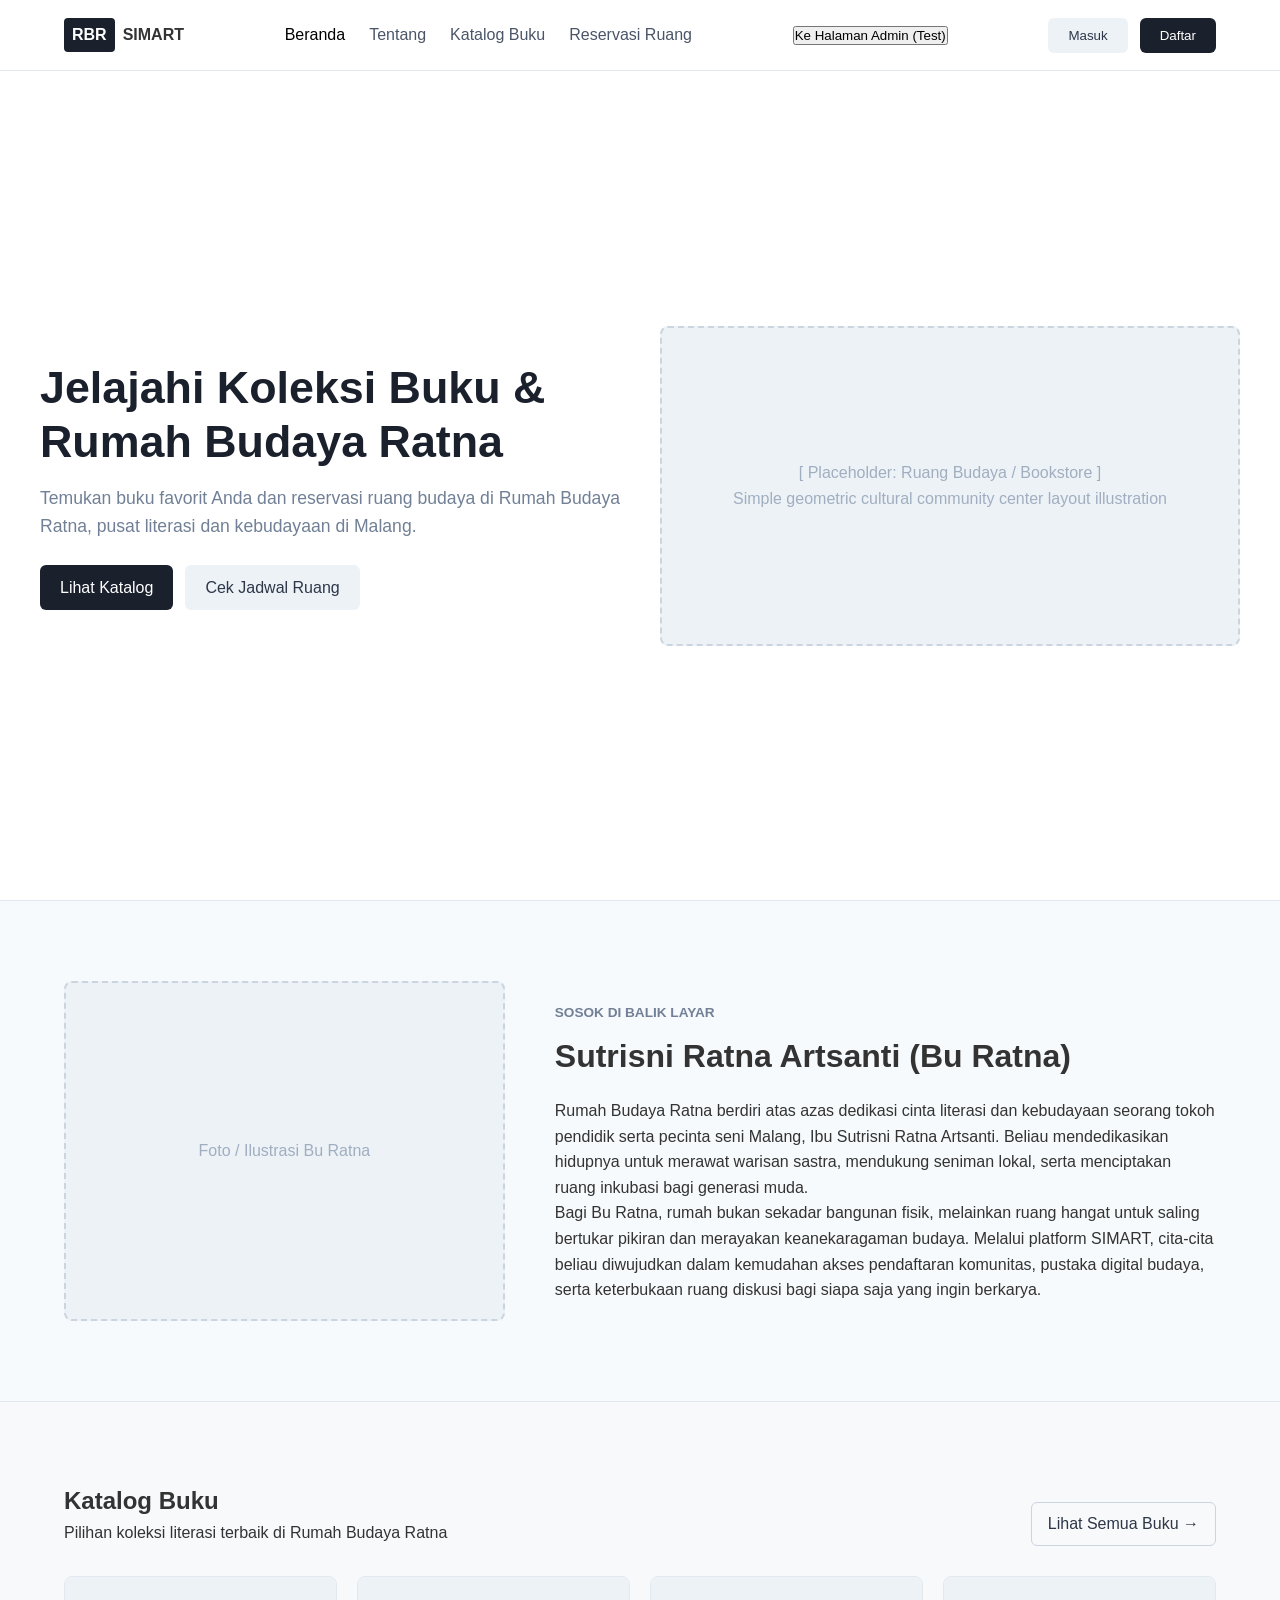
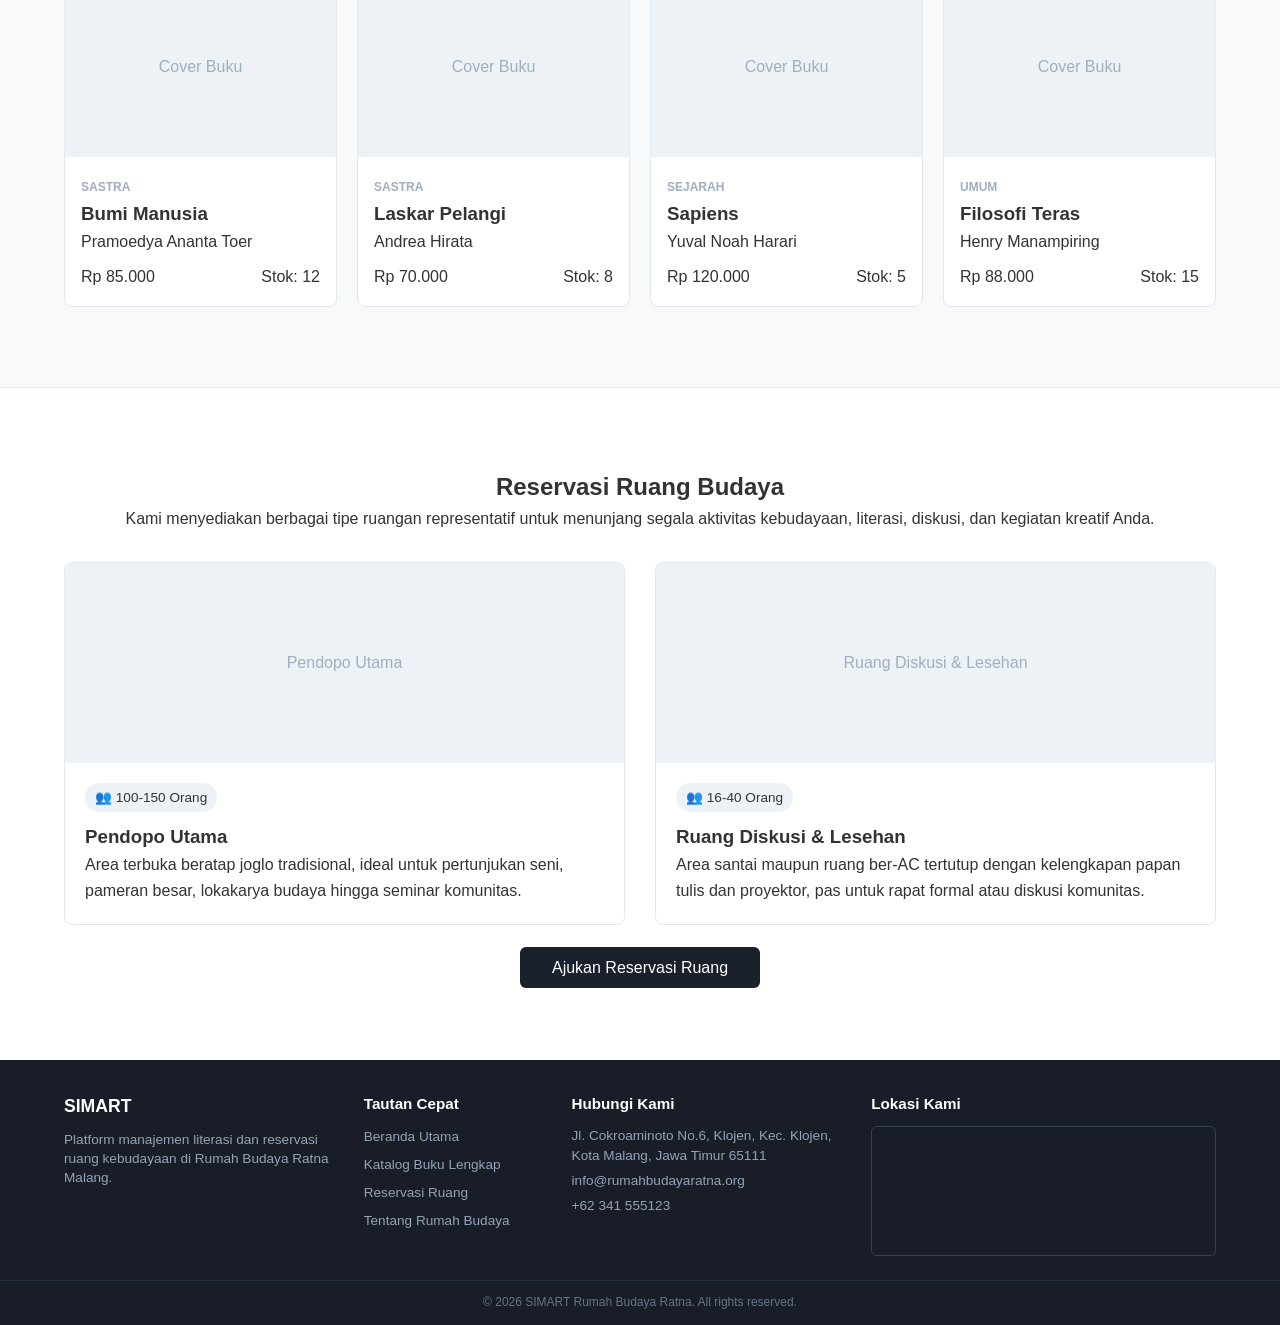
<file: index.html>
<!DOCTYPE html>
<html lang="id">
<head>
    <meta charset="UTF-8">
    <meta name="viewport" content="width=device-width, initial-scale=1.0">
    <title>Rumah Budaya Ratna | SIMART</title>
    <link rel="stylesheet" href="css/style.css">
</head>
<body>

    <!-- Header / Navbar -->
    <header class="navbar">
        <div class="container nav-container">
            <div class="logo">
                <span class="logo-badge">RBR</span>
                <span class="logo-text">SIMART</span>
            </div>
            <nav class="nav-menu">
                <a href="index.html" class="active">Beranda</a>
                <a href="#tentang">Tentang</a>
                <a href="katalog.html">Katalog Buku</a>
                <a href="reservasi.html">Reservasi Ruang</a>
            </nav>
            <!-- Tombol Testing ke Halaman Admin -->
            <a href="admin.html">
                <button type="button">Ke Halaman Admin (Test)</button>
            </a>
            <div class="nav-auth">
                <button type="button" class="btn-secondary" id="open-login">Masuk</button>
                <button type="button" class="btn-primary" id="open-register">Daftar</button>
            </div>
        </div>
    </header>

    <!-- Hero Section (Fullscreen height) -->
    <section id="beranda" class="hero">
        <div class="container hero-container">
            <div class="hero-content">
                <h1>Jelajahi Koleksi Buku & Rumah Budaya Ratna</h1>
                <p>Temukan buku favorit Anda dan reservasi ruang budaya di Rumah Budaya Ratna, pusat literasi dan kebudayaan di Malang.</p>
                <div class="hero-buttons">
                    <a href="katalog.html" class="btn-primary">Lihat Katalog</a>
                    <a href="reservasi.html" class="btn-secondary">Cek Jadwal Ruang</a>
                </div>
            </div>
            <div class="hero-image">
                <div class="image-placeholder">
                    <span>[ Placeholder: Ruang Budaya / Bookstore ]</span>
                    <p>Simple geometric cultural community center layout illustration</p>
                </div>
            </div>
        </div>
    </section>

    <!-- Section 2: Tentang Bu Ratna & Rumah Budaya -->
    <section id="tentang" class="tentang-section">
        <div class="container tentang-container">
            <div class="tentang-image">
                <div class="profile-frame">
                    <span>Foto / Ilustrasi Bu Ratna</span>
                </div>
            </div>
            <div class="tentang-content">
                <span class="sub-title">Sosok Di Balik Layar</span>
                <h2>Sutrisni Ratna Artsanti (Bu Ratna)</h2>
                <p>
                    Rumah Budaya Ratna berdiri atas azas dedikasi cinta literasi dan kebudayaan seorang tokoh pendidik serta pecinta seni Malang, Ibu Sutrisni Ratna Artsanti. Beliau mendedikasikan hidupnya untuk merawat warisan sastra, mendukung seniman lokal, serta menciptakan ruang inkubasi bagi generasi muda.
                </p>
                <p>
                    Bagi Bu Ratna, rumah bukan sekadar bangunan fisik, melainkan ruang hangat untuk saling bertukar pikiran dan merayakan keanekaragaman budaya. Melalui platform SIMART, cita-cita beliau diwujudkan dalam kemudahan akses pendaftaran komunitas, pustaka digital budaya, serta keterbukaan ruang diskusi bagi siapa saja yang ingin berkarya.
                </p>
            </div>
        </div>
    </section>

    <!-- Section 3: Preview Katalog Buku -->
    <section id="katalog" class="katalog-preview">
        <div class="container">
            <div class="section-header">
                <div>
                    <h2>Katalog Buku</h2>
                    <p>Pilihan koleksi literasi terbaik di Rumah Budaya Ratna</p>
                </div>
                <a href="katalog.html" class="btn-outline">Lihat Semua Buku &rarr;</a>
            </div>

            <div class="book-grid">
                <div class="book-card">
                    <div class="book-cover"><span>Cover Buku</span></div>
                    <div class="book-info">
                        <span class="category-badge">SASTRA</span>
                        <h3>Bumi Manusia</h3>
                        <p class="author">Pramoedya Ananta Toer</p>
                        <div class="book-footer">
                            <span class="price">Rp 85.000</span>
                            <span class="stock">Stok: 12</span>
                        </div>
                    </div>
                </div>

                <div class="book-card">
                    <div class="book-cover"><span>Cover Buku</span></div>
                    <div class="book-info">
                        <span class="category-badge">SASTRA</span>
                        <h3>Laskar Pelangi</h3>
                        <p class="author">Andrea Hirata</p>
                        <div class="book-footer">
                            <span class="price">Rp 70.000</span>
                            <span class="stock">Stok: 8</span>
                        </div>
                    </div>
                </div>

                <div class="book-card">
                    <div class="book-cover"><span>Cover Buku</span></div>
                    <div class="book-info">
                        <span class="category-badge">SEJARAH</span>
                        <h3>Sapiens</h3>
                        <p class="author">Yuval Noah Harari</p>
                        <div class="book-footer">
                            <span class="price">Rp 120.000</span>
                            <span class="stock">Stok: 5</span>
                        </div>
                    </div>
                </div>

                <div class="book-card">
                    <div class="book-cover"><span>Cover Buku</span></div>
                    <div class="book-info">
                        <span class="category-badge">UMUM</span>
                        <h3>Filosofi Teras</h3>
                        <p class="author">Henry Manampiring</p>
                        <div class="book-footer">
                            <span class="price">Rp 88.000</span>
                            <span class="stock">Stok: 15</span>
                        </div>
                    </div>
                </div>
            </div>
        </div>
    </section>

    <!-- Section 4: Reservasi Ruang Budaya (2 Card + 1 Tombol Utama) -->
    <section id="ruang" class="ruang-section">
        <div class="container">
            <div class="section-title text-center">
                <h2>Reservasi Ruang Budaya</h2>
                <p>Kami menyediakan berbagai tipe ruangan representatif untuk menunjang segala aktivitas kebudayaan, literasi, diskusi, dan kegiatan kreatif Anda.</p>
            </div>

            <div class="ruang-grid-two">
                <div class="ruang-card">
                    <div class="ruang-image"><span>Pendopo Utama</span></div>
                    <div class="ruang-info">
                        <span class="capacity-tag">👥 100-150 Orang</span>
                        <h3>Pendopo Utama</h3>
                        <p>Area terbuka beratap joglo tradisional, ideal untuk pertunjukan seni, pameran besar, lokakarya budaya hingga seminar komunitas.</p>
                    </div>
                </div>

                <div class="ruang-card">
                    <div class="ruang-image"><span>Ruang Diskusi & Lesehan</span></div>
                    <div class="ruang-info">
                        <span class="capacity-tag">👥 16-40 Orang</span>
                        <h3>Ruang Diskusi & Lesehan</h3>
                        <p>Area santai maupun ruang ber-AC tertutup dengan kelengkapan papan tulis dan proyektor, pas untuk rapat formal atau diskusi komunitas.</p>
                    </div>
                </div>
            </div>

            <div class="text-center margin-top-30">
                <a href="reservasi.html" class="btn-primary btn-large">Ajukan Reservasi Ruang</a>
            </div>
        </div>
    </section>

    <!-- Footer -->
    <footer class="footer">
    <div class="container footer-container">
        <!-- Kolom 1: Brand Info -->
        <div class="footer-col brand-col">
            <h3>SIMART</h3>
            <p>Platform manajemen literasi dan reservasi ruang kebudayaan di Rumah Budaya Ratna Malang.</p>
        </div>

        <!-- Kolom 2: Tautan Cepat -->
        <div class="footer-col">
            <h4>Tautan Cepat</h4>
            <ul>
                <li><a href="index.html">Beranda Utama</a></li>
                <li><a href="katalog.html">Katalog Buku Lengkap</a></li>
                <li><a href="reservasi.html">Reservasi Ruang</a></li>
                <li><a href="#tentang">Tentang Rumah Budaya</a></li>
            </ul>
        </div>

        <!-- Kolom 3: Kontak -->
        <div class="footer-col">
            <h4>Hubungi Kami</h4>
            <p>Jl. Cokroaminoto No.6, Klojen, Kec. Klojen, Kota Malang, Jawa Timur 65111</p>
            <p>info@rumahbudayaratna.org</p>
            <p>+62 341 555123</p>
        </div>

        <!-- Kolom 4: Embed Google Maps -->
        <div class="footer-col map-col">
            <h4>Lokasi Kami</h4>
            <div class="map-wrapper">
                <iframe src="https://www.google.com/maps/embed?pb=!1m18!1m12!1m3!1d3375.373829808816!2d112.63107834774493!3d-7.970008297222715!2m3!1f0!2f0!3f0!3m2!1i1024!2i768!4f13.1!3m3!1m2!1s0x2dd6290052a77475%3A0xa948270dfe439e48!2sRumah%20Budaya%20Ratna!5e0!3m2!1sen!2sid!4v1790146759693!5m2!1sen!2sid" width="400" height="300" style="border:0;" allowfullscreen="" loading="lazy" referrerpolicy="strict-origin-when-cross-origin"></iframe>
            </div>
        </div>
    </div>

    <div class="footer-bottom">
        <p>&copy; 2026 SIMART Rumah Budaya Ratna. All rights reserved.</p>
    </div>
</footer>

    <!-- Modal Pop-Up Auth -->
    <div class="modal-overlay" id="modal-auth">
        <div class="modal-box">
            <button type="button" class="modal-close" id="close-modal">&times;</button>
            
            <div class="modal-tabs">
                <button type="button" class="tab-btn active" id="tab-login-btn">Masuk</button>
                <button type="button" class="tab-btn" id="tab-register-btn">Daftar</button>
            </div>

            <!-- Form Login -->
            <form id="form-login" class="auth-form active">
                <div class="form-group">
                    <label>Email atau Nomor Telepon</label>
                    <input type="text" placeholder="contoh: budi@ratna.org atau 081234..." required>
                </div>
                <div class="form-group">
                    <label>Password</label>
                    <input type="password" placeholder="Masukkan password Anda" required>
                </div>
                <button type="submit" class="btn-primary full-width">Masuk</button>
            </form>

            <!-- Form Register -->
            <form id="form-register" class="auth-form">
                <div class="form-group">
                    <label>Nama Lengkap</label>
                    <input type="text" placeholder="Masukkan nama lengkap Anda" required>
                </div>
                <div class="form-group">
                    <label>Email</label>
                    <input type="email" placeholder="contoh: budi@ratna.org" required>
                </div>
                <div class="form-group">
                    <label>Nomor WhatsApp</label>
                    <input type="tel" placeholder="contoh: 0812XXXXXXXX" required>
                </div>
                <div class="form-group">
                    <label>Password</label>
                    <input type="password" placeholder="Minimal 8 karakter" required>
                </div>
                <button type="submit" class="btn-primary full-width">Daftar Akun</button>
            </form>
        </div>
    </div>

    <script src="js/main.js"></script>
</body>
</html>
</file>
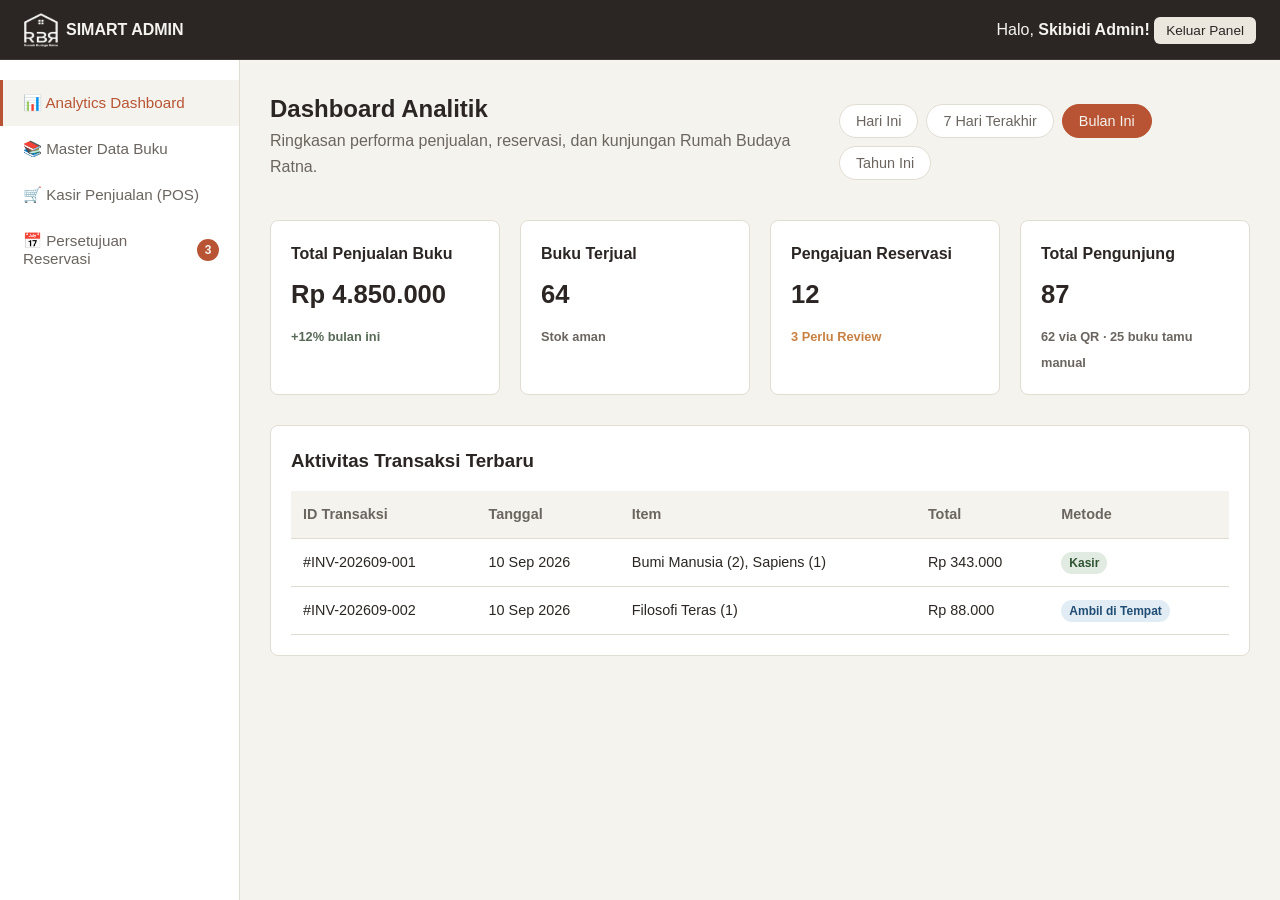
<file: public/index.html>
<!DOCTYPE html>
<html lang="id">
<head>
    <meta charset="UTF-8">
    <meta name="viewport" content="width=device-width, initial-scale=1.0">
    <title>Admin Dashboard | SIMART RBR</title>
    <link rel="stylesheet" href="css/admin.css">
</head>

<body class="admin-body">
    <!-- Top Admin Bar -->
    <header class="admin-topbar">
        <div class="logo">
            <img src="images/rbr.png" alt="Logo" class="logo-img">
            <span class="logo-text">SIMART ADMIN</span>
        </div>
        <div class="admin-user-info">
            <span>Halo, <strong>Skibidi Admin!</strong></span>
            <a href="index.html" class="btn-sm btn-secondary">Keluar Panel</a>
        </div>
    </header>
    <div class="admin-container">
         <!--sidebar  -->
        <aside class="admin-sidebar">
            <nav class="sidebar-menu">
                <button class="sidebar-btn active" data-tab="analytics">
                    📊 Analytics Dashboard
                </button>
                <button class="sidebar-btn" data-tab="buku">
                    📚 Master Data Buku
                </button>
                <button class="sidebar-btn" data-tab="pos">
                    🛒 Kasir Penjualan (POS)
                </button>
                <button class="sidebar-btn" data-tab="reservasi">
                    <span>📅 Persetujuan Reservasi</span>
                    <span class="nav-count">3</span>
                </button>
            </nav>
        </aside>
        <!-- pages -->
        <main class="admin-content">
            <!-- analytics -->
             <section id="tab-analytics" class="tab-content active">
                <div class="section-header">
                    <div>
                        <h2>Dashboard Analitik</h2>
                        <p class="subtitle">Ringkasan performa penjualan, reservasi, dan kunjungan Rumah Budaya Ratna.</p>
                    </div>
                    <div class="period-filters" aria-label="Filter periode analitik">
                        <button class="period-filter">Hari Ini</button>
                        <button class="period-filter">7 Hari Terakhir</button>
                        <button class="period-filter active">Bulan Ini</button>
                        <button class="period-filter">Tahun Ini</button>
                    </div>
                </div>

                <div class="stats-grid">
                    <div class="stat-card">
                        <h4>Total Penjualan Buku</h4>
                        <p class="stat-number">Rp 4.850.000</p>
                        <span class="stat-trend positive">+12% bulan ini</span>
                    </div>
                    <div class="stat-card">
                        <h4>Buku Terjual</h4>
                        <p class="stat-number">64</p>
                        <span class="stat-trend neutral">Stok aman</span>
                    </div>
                    <div class="stat-card">
                        <h4>Pengajuan Reservasi</h4>
                        <p class="stat-number">12</p>
                        <span class="stat-trend warning">3 Perlu Review</span>
                    </div>
                    <div class="stat-card">
                        <h4>Total Pengunjung</h4>
                        <p class="stat-number">87</p>
                        <span class="stat-trend neutral">62 via QR · 25 buku tamu manual</span>
                    </div>
                </div>

                <div class="admin-card margin-top-30">
                    <h3>Aktivitas Transaksi Terbaru</h3>
                    <table class="data-table margin-top-15">
                        <thead>
                            <tr>
                                <th>ID Transaksi</th>
                                <th>Tanggal</th>
                                <th>Item</th>
                                <th>Total</th>
                                <th>Metode</th>
                            </tr>
                        </thead>
                        <tbody>
                            <tr>
                                <td>#INV-202609-001</td>
                                <td>10 Sep 2026</td>
                                <td>Bumi Manusia (2), Sapiens (1)</td>
                                <td>Rp 343.000</td>
                                <td><span class="badge badge-success">Kasir</span></td>
                            </tr>
                            <tr>
                                <td>#INV-202609-002</td>
                                <td>10 Sep 2026</td>
                                <td>Filosofi Teras (1)</td>
                                <td>Rp 88.000</td>
                                <td><span class="badge badge-info">Ambil di Tempat</span></td>
                            </tr>
                        </tbody>
                    </table>
                </div>
            </section>
            <!-- buku -->
             <section id="tab-buku" class="tab-content">
                <div class="section-header">
                    <div>
                        <h2>Kelola Master Data Buku</h2>
                        <p class="subtitle">Tambah, edit, atau hapus koleksi buku di toko.</p>
                    </div>
                    <button class="btn-primary" id="btn-add-book">+ Tambah Buku Baru</button>
                </div>

                <div class="admin-card">
                    <div class="table-toolbar">
                        <input type="text" id="book-search" class="search-input" placeholder="🔍 Cari judul atau penulis">
                        <span class="table-count" id="book-count">Menampilkan 8 buku</span>
                    </div>
                    <table class="data-table">
                        <thead>
                            <tr>
                                <th>Judul Buku</th>
                                <th>Penulis</th>
                                <th>Kategori</th>
                                <th>Harga</th>
                                <th>Stok</th>
                                <th>Kondisi</th>
                                <th>Aksi</th>
                            </tr>
                        </thead>
                        <tbody id="admin-book-list">
                            <tr>
                                <td><strong>Bumi Manusia</strong></td>
                                <td>Pramoedya Ananta Toer</td>
                                <td>Sastra</td>
                                <td>Rp 85.000</td>
                                <td>12</td>
                                <td><span class="badge">Baru</span></td>
                                <td>
                                    <button class="btn-sm btn-secondary">Edit</button>
                                    <button class="btn-sm btn-danger">Hapus</button>
                                </td>
                            </tr>
                            <tr>
                                <td><strong>Laskar Pelangi</strong></td>
                                <td>Andrea Hirata</td>
                                <td>Sastra</td>
                                <td>Rp 50.000</td>
                                <td>5</td>
                                <td><span class="badge">Bekas</span></td>
                                <td>
                                    <button class="btn-sm btn-secondary">Edit</button>
                                    <button class="btn-sm btn-danger">Hapus</button>
                                </td>
                            </tr>
                            <tr>
                                <td><strong>Sapiens</strong></td>
                                <td>Yuval Noah Harari</td>
                                <td>Sejarah</td>
                                <td>Rp 95.000</td>
                                <td>8</td>
                                <td><span class="badge">Baru</span></td>
                                <td>
                                    <button class="btn-sm btn-secondary">Edit</button>
                                    <button class="btn-sm btn-danger">Hapus</button>
                                </td>
                            </tr>
                            <tr>
                                <td><strong>Filosofi Teras</strong></td>
                                <td>Henry Manampiring</td>
                                <td>Filsafat</td>
                                <td>Rp 78.000</td>
                                <td>15</td>
                                <td><span class="badge">Baru</span></td>
                                <td>
                                    <button class="btn-sm btn-secondary">Edit</button>
                                    <button class="btn-sm btn-danger">Hapus</button>
                                </td>
                            </tr>
                            <tr>
                                <td><strong>Cantik Itu Luka</strong></td>
                                <td>Eka Kurniawan</td>
                                <td>Sastra</td>
                                <td>Rp 65.000</td>
                                <td><span class="stock-low">2</span></td>
                                <td><span class="badge">Bekas</span></td>
                                <td>
                                    <button class="btn-sm btn-secondary">Edit</button>
                                    <button class="btn-sm btn-danger">Hapus</button>
                                </td>
                            </tr>
                            <tr>
                                <td><strong>Atomic Habits</strong></td>
                                <td>James Clear</td>
                                <td>Lainnya</td>
                                <td>Rp 110.000</td>
                                <td>6</td>
                                <td><span class="badge">Baru</span></td>
                                <td>
                                    <button class="btn-sm btn-secondary">Edit</button>
                                    <button class="btn-sm btn-danger">Hapus</button>
                                </td>
                            </tr>
                            <tr>
                                <td><strong>Cosmos</strong></td>
                                <td>Carl Sagan</td>
                                <td>Sains</td>
                                <td>Rp 70.000</td>
                                <td>3</td>
                                <td><span class="badge">Bekas</span></td>
                                <td>
                                    <button class="btn-sm btn-secondary">Edit</button>
                                    <button class="btn-sm btn-danger">Hapus</button>
                                </td>
                            </tr>
                            <tr>
                                <td><strong>Negeri 5 Menara</strong></td>
                                <td>Ahmad Fuadi</td>
                                <td>Sastra</td>
                                <td>Rp 45.000</td>
                                <td><span class="stock-out">Habis</span></td>
                                <td><span class="badge">Bekas</span></td>
                                <td>
                                    <button class="btn-sm btn-secondary">Edit</button>
                                    <button class="btn-sm btn-danger">Hapus</button>
                                </td>
                            </tr>
                        </tbody>
                    </table>
                </div>

                <!-- popup tambah buku -->
                <div class="popup-overlay" id="book-popup" hidden>
                    <div class="popup-box" role="dialog" aria-modal="true" aria-labelledby="book-popup-title">
                        <div class="popup-header">
                            <h3 id="book-popup-title">Tambah Buku Baru</h3>
                            <button type="button" class="popup-close" data-popup-close aria-label="Tutup">✕</button>
                        </div>

                        <form id="form-add-book">
                            <input type="hidden" id="book-id">
                            <div class="form-group">
                                <label for="book-judul">Judul Buku</label>
                                <input type="text" id="book-judul" placeholder="Contoh: Bumi Manusia">
                            </div>

                            <div class="form-group">
                                <label for="book-penulis">Penulis</label>
                                <input type="text" id="book-penulis" placeholder="Contoh: Pramoedya Ananta Toer">
                            </div>

                            <div class="form-group row-time">
                                <div>
                                    <label for="book-kategori">Kategori</label>
                                    <select id="book-kategori">
                                        <option value="">Pilih kategori</option>
                                        <option>Sastra</option>
                                        <option>Sejarah</option>
                                        <option>Filsafat</option>
                                        <option>Sains</option>
                                        <option>Anak</option>
                                        <option>Lainnya</option>
                                    </select>
                                </div>
                                <div>
                                    <label for="book-kondisi">Kondisi</label>
                                    <select id="book-kondisi">
                                        <option>Baru</option>
                                        <option>Bekas</option>
                                    </select>
                                </div>
                            </div>

                            <div class="form-group row-time">
                                <div>
                                    <label for="book-harga">Harga (Rp)</label>
                                    <input type="number" id="book-harga" min="0" placeholder="85000">
                                </div>
                                <div>
                                    <label for="book-stok">Stok</label>
                                    <input type="number" id="book-stok" min="0" placeholder="10">
                                </div>
                            </div>

                            <div class="form-group">
                                <label for="book-deskripsi">Deskripsi Singkat <span class="label-optional">(opsional)</span></label>
                                <textarea id="book-deskripsi" rows="3" placeholder="Sinopsis atau catatan kondisi buku"></textarea>
                            </div>

                            <div class="form-group">
                                <label for="book-cover">Foto Sampul <span class="label-optional">(opsional)</span></label>
                                <input type="file" id="book-cover" accept="image/*">
                            </div>

                            <div class="popup-actions">
                                <button type="button" class="btn-secondary" data-popup-close>Batal</button>
                                <button type="button" class="btn-primary" id="btn-save-book">Simpan Buku</button>
                            </div>
                        </form>
                    </div>
                </div>
            </section>
            <!-- kasir -->
             <section id="tab-pos" class="tab-content">
                <div class="section-header">
                    <div>
                        <h2>POS Terminal Kasir</h2>
                        <p class="subtitle">Pilih buku dari katalog, atur jumlahnya di keranjang, lalu proses pembayaran dan cetak invoice.</p>
                    </div>
                    <div class="pos-session">
                        <span>Kasir: <strong>Skibidi Admin</strong></span>
                        <span>Kamis, 15 Okt 2026</span>
                    </div>
                </div>

                <div class="pos-layout">
                    <!-- katalog -->
                    <div class="pos-catalog">
                        <input type="text" class="search-input" placeholder="🔍 Cari judul atau penulis">

                        <p class="pos-catalog-meta">Menampilkan 8 buku · klik buku untuk menambahkan ke keranjang</p>

                        <div class="pos-items-grid">
                            <div class="pos-item-card in-cart">
                                <div class="pos-item-main">
                                    <span class="book-icon bk-red"></span>
                                    <div class="pos-item-info">
                                        <h4>Bumi Manusia</h4>
                                        <p class="pos-item-author">Pramoedya Ananta Toer</p>
                                        <div class="pos-item-tags"><span class="badge">Baru</span><span class="pos-stock">Stok 12</span></div>
                                    </div>
                                </div>
                                <div class="pos-item-foot">
                                    <span class="pos-item-price">Rp 85.000</span>
                                    <span class="in-cart-tag">2 di keranjang</span>
                                </div>
                            </div>

                            <div class="pos-item-card in-cart">
                                <div class="pos-item-main">
                                    <span class="book-icon bk-red"></span>
                                    <div class="pos-item-info">
                                        <h4>Laskar Pelangi</h4>
                                        <p class="pos-item-author">Andrea Hirata</p>
                                        <div class="pos-item-tags"><span class="badge">Bekas</span><span class="pos-stock">Stok 5</span></div>
                                    </div>
                                </div>
                                <div class="pos-item-foot">
                                    <span class="pos-item-price">Rp 50.000</span>
                                    <span class="in-cart-tag">1 di keranjang</span>
                                </div>
                            </div>

                            <div class="pos-item-card in-cart">
                                <div class="pos-item-main">
                                    <span class="book-icon bk-amber"></span>
                                    <div class="pos-item-info">
                                        <h4>Sapiens</h4>
                                        <p class="pos-item-author">Yuval Noah Harari</p>
                                        <div class="pos-item-tags"><span class="badge">Baru</span><span class="pos-stock">Stok 8</span></div>
                                    </div>
                                </div>
                                <div class="pos-item-foot">
                                    <span class="pos-item-price">Rp 95.000</span>
                                    <span class="in-cart-tag">1 di keranjang</span>
                                </div>
                            </div>

                            <div class="pos-item-card">
                                <div class="pos-item-main">
                                    <span class="book-icon bk-green"></span>
                                    <div class="pos-item-info">
                                        <h4>Filosofi Teras</h4>
                                        <p class="pos-item-author">Henry Manampiring</p>
                                        <div class="pos-item-tags"><span class="badge">Baru</span><span class="pos-stock">Stok 15</span></div>
                                    </div>
                                </div>
                                <div class="pos-item-foot">
                                    <span class="pos-item-price">Rp 78.000</span>
                                </div>
                            </div>

                            <div class="pos-item-card">
                                <div class="pos-item-main">
                                    <span class="book-icon bk-red"></span>
                                    <div class="pos-item-info">
                                        <h4>Cantik Itu Luka</h4>
                                        <p class="pos-item-author">Eka Kurniawan</p>
                                        <div class="pos-item-tags"><span class="badge">Bekas</span><span class="pos-stock low">Stok 2</span></div>
                                    </div>
                                </div>
                                <div class="pos-item-foot">
                                    <span class="pos-item-price">Rp 65.000</span>
                                </div>
                            </div>

                            <div class="pos-item-card">
                                <div class="pos-item-main">
                                    <span class="book-icon bk-brown"></span>
                                    <div class="pos-item-info">
                                        <h4>Atomic Habits</h4>
                                        <p class="pos-item-author">James Clear</p>
                                        <div class="pos-item-tags"><span class="badge">Baru</span><span class="pos-stock">Stok 6</span></div>
                                    </div>
                                </div>
                                <div class="pos-item-foot">
                                    <span class="pos-item-price">Rp 110.000</span>
                                </div>
                            </div>

                            <div class="pos-item-card">
                                <div class="pos-item-main">
                                    <span class="book-icon bk-blue"></span>
                                    <div class="pos-item-info">
                                        <h4>Cosmos</h4>
                                        <p class="pos-item-author">Carl Sagan</p>
                                        <div class="pos-item-tags"><span class="badge">Bekas</span><span class="pos-stock">Stok 3</span></div>
                                    </div>
                                </div>
                                <div class="pos-item-foot">
                                    <span class="pos-item-price">Rp 70.000</span>
                                </div>
                            </div>

                            <div class="pos-item-card out-of-stock">
                                <div class="pos-item-main">
                                    <span class="book-icon bk-red"></span>
                                    <div class="pos-item-info">
                                        <h4>Negeri 5 Menara</h4>
                                        <p class="pos-item-author">Ahmad Fuadi</p>
                                        <div class="pos-item-tags"><span class="badge">Bekas</span><span class="pos-stock low">Stok 0</span></div>
                                    </div>
                                </div>
                                <div class="pos-item-foot">
                                    <span class="pos-item-price">Rp 45.000</span>
                                    <span class="stock-pill empty">Habis</span>
                                </div>
                            </div>
                        </div>
                    </div>

                    <!-- keranjang -->
                    <div class="pos-cart-panel">
                        <div class="cart-head">
                            <div>
                                <h3>Keranjang Transaksi</h3>
                                <span class="invoice-no">INV-202610-014</span>
                            </div>
                            <button class="btn-clear">Kosongkan</button>
                        </div>

                        <div class="cart-list" id="cart-items">
                            <!-- dummy item checkout -->
                            <div class="cart-item">
                                <span class="book-icon book-icon-sm bk-red"></span>
                                <div class="cart-item-info">
                                    <div class="cart-item-name">Bumi Manusia</div>
                                    <div class="cart-item-meta">Rp 85.000 · Baru</div>
                                    <div class="cart-item-row">
                                        <div class="qty-stepper">
                                            <button type="button" aria-label="Kurangi">−</button>
                                            <span>2</span>
                                            <button type="button" aria-label="Tambah">+</button>
                                        </div>
                                        <span class="cart-item-sub">Rp 170.000</span>
                                    </div>
                                </div>
                                <button type="button" class="cart-item-remove" aria-label="Hapus item">✕</button>
                            </div>

                            <div class="cart-item">
                                <span class="book-icon book-icon-sm bk-red"></span>
                                <div class="cart-item-info">
                                    <div class="cart-item-name">Laskar Pelangi</div>
                                    <div class="cart-item-meta">Rp 50.000 · Bekas</div>
                                    <div class="cart-item-row">
                                        <div class="qty-stepper">
                                            <button type="button" aria-label="Kurangi">−</button>
                                            <span>1</span>
                                            <button type="button" aria-label="Tambah">+</button>
                                        </div>
                                        <span class="cart-item-sub">Rp 50.000</span>
                                    </div>
                                </div>
                                <button type="button" class="cart-item-remove" aria-label="Hapus item">✕</button>
                            </div>

                            <div class="cart-item">
                                <span class="book-icon book-icon-sm bk-amber"></span>
                                <div class="cart-item-info">
                                    <div class="cart-item-name">Sapiens</div>
                                    <div class="cart-item-meta">Rp 95.000 · Baru</div>
                                    <div class="cart-item-row">
                                        <div class="qty-stepper">
                                            <button type="button" aria-label="Kurangi">−</button>
                                            <span>1</span>
                                            <button type="button" aria-label="Tambah">+</button>
                                        </div>
                                        <span class="cart-item-sub">Rp 95.000</span>
                                    </div>
                                </div>
                                <button type="button" class="cart-item-remove" aria-label="Hapus item">✕</button>
                            </div>
                        </div>

                        <div class="cart-summary">
                            <div class="summary-row">
                                <span>Subtotal (4 buku)</span>
                                <span>Rp 315.000</span>
                            </div>
                            <div class="summary-row summary-total">
                                <span>Total Bayar</span>
                                <strong id="cart-total" class="total-price">Rp 315.000</strong>
                            </div>
                        </div>

                        <div class="cart-payment">
                            <span class="cart-label">Metode pembayaran</span>
                            <div class="pay-methods">
                                <button type="button" class="pay-method active">💵 Tunai</button>
                                <button type="button" class="pay-method">📱 QRIS</button>
                            </div>

                            <div class="cash-box">
                                <label for="cash-received">Uang diterima</label>
                                <div class="cash-input">
                                    <span class="cash-prefix">Rp</span>
                                    <input type="text" id="cash-received" value="350.000">
                                </div>
                                <div class="cash-change">
                                    <span>Kembalian</span>
                                    <strong>Rp 35.000</strong>
                                </div>
                            </div>
                        </div>

                        <div class="cart-actions">
                            <button class="btn-primary full-width btn-large">🖨️ Proses Transaksi &amp; Cetak Invoice</button>
                        </div>
                    </div>
                </div>
            </section>
            <!-- reservation -->
             <section id="tab-reservasi" class="tab-content">
                <h2>Persetujuan Reservasi Ruang</h2>
                <p class="subtitle">
                    Permintaan reservasi yang masuk dari formulir web. Diskusikan detailnya lewat WhatsApp,
                    lalu <strong>edit</strong> jika ada perubahan atau langsung <strong>setujui</strong>
                    agar jadwal tampil di kalender publik.
                </p>

                <!-- ringkasan status -->
                <div class="rsv-summary">
                    <div class="rsv-summary-item">
                        <span class="rsv-summary-num">3</span>
                        <span class="rsv-summary-label">Menunggu review</span>
                    </div>
                    <div class="rsv-summary-item">
                        <span class="rsv-summary-num">1</span>
                        <span class="rsv-summary-label">Disetujui</span>
                    </div>
                    <div class="rsv-summary-item">
                        <span class="rsv-summary-num">1</span>
                        <span class="rsv-summary-label">Ditolak</span>
                    </div>
                </div>

                <!-- filter -->
                <div class="rsv-filters">
                    <button class="rsv-filter active">Menunggu Review</button>
                    <button class="rsv-filter">Disetujui</button>
                    <button class="rsv-filter">Ditolak</button>
                    <button class="rsv-filter">Semua</button>
                </div>

                <!-- daftar permintaan -->
                <div class="rsv-list">

                    <!-- menunggu: bentrok dengan jadwal yang sudah disetujui -->
                    <article class="rsv-card rsv-pending"
                        data-pemohon="Karang Taruna Desa Sukorejo" data-agenda="Rapat Persiapan Festival Desa"
                        data-ruangan="Pendopo Utama" data-tanggal="2026-10-15"
                        data-mulai="13:00" data-selesai="16:00" data-peserta="25">
                        <div class="rsv-card-head">
                            <div>
                                <h3>Rapat Persiapan Festival Desa</h3>
                                <p class="rsv-by">Oleh <strong>Karang Taruna Desa Sukorejo</strong> · diajukan 8 Okt 2026, 14.20</p>
                            </div>
                            <span class="badge badge-warning">Menunggu Review</span>
                        </div>
                        <dl class="rsv-details">
                            <div><dt>Ruangan</dt><dd>Pendopo Utama</dd></div>
                            <div><dt>Tanggal</dt><dd>Kamis, 15 Oktober 2026</dd></div>
                            <div><dt>Waktu</dt><dd>13:00 - 16:00 WIB</dd></div>
                            <div><dt>Peserta</dt><dd>25 orang</dd></div>
                            <div><dt>Kontak WA</dt><dd>+62 812-3456-7802</dd></div>
                        </dl>
                        <div class="rsv-warning">
                            ⚠️ <strong>Bentrok jadwal:</strong> Workshop Puisi (10:00 - 14:00) sudah disetujui di ruangan &amp; tanggal yang sama. Edit jadwalnya sebelum menyetujui.
                        </div>
                        <div class="rsv-actions">
                            <button class="btn-sm btn-secondary">💬 Chat WA</button>
                            <button class="btn-sm btn-secondary btn-edit-rsv">✏️ Edit</button>
                            <button class="btn-sm btn-danger">Tolak</button>
                            <button class="btn-sm btn-approve">✔ Setujui</button>
                        </div>
                    </article>

                    <!-- menunggu -->
                    <article class="rsv-card rsv-pending"
                        data-pemohon="Rina Wulandari" data-agenda="Bedah Buku &quot;Bumi Manusia&quot;"
                        data-ruangan="Ruang Diskusi & Lesehan" data-tanggal="2026-10-18"
                        data-mulai="15:00" data-selesai="17:30" data-peserta="15">
                        <div class="rsv-card-head">
                            <div>
                                <h3>Bedah Buku "Bumi Manusia"</h3>
                                <p class="rsv-by">Oleh <strong>Rina Wulandari</strong> · diajukan 9 Okt 2026, 08.40</p>
                            </div>
                            <span class="badge badge-warning">Menunggu Review</span>
                        </div>
                        <dl class="rsv-details">
                            <div><dt>Ruangan</dt><dd>Ruang Diskusi &amp; Lesehan</dd></div>
                            <div><dt>Tanggal</dt><dd>Minggu, 18 Oktober 2026</dd></div>
                            <div><dt>Waktu</dt><dd>15:00 - 17:30 WIB</dd></div>
                            <div><dt>Peserta</dt><dd>15 orang</dd></div>
                            <div><dt>Kontak WA</dt><dd>+62 812-3456-7803</dd></div>
                        </dl>
                        <p class="rsv-notes"><strong>Catatan:</strong> Mohon disediakan proyektor jika ada.</p>
                        <div class="rsv-actions">
                            <button class="btn-sm btn-secondary">💬 Chat WA</button>
                            <button class="btn-sm btn-secondary btn-edit-rsv">✏️ Edit</button>
                            <button class="btn-sm btn-danger">Tolak</button>
                            <button class="btn-sm btn-approve">✔ Setujui</button>
                        </div>
                    </article>

                    <!-- menunggu -->
                    <article class="rsv-card rsv-pending"
                        data-pemohon="Komunitas Fotografi Blitar" data-agenda="Pameran Foto Mini"
                        data-ruangan="Pendopo Utama" data-tanggal="2026-10-24"
                        data-mulai="08:00" data-selesai="12:00" data-peserta="40">
                        <div class="rsv-card-head">
                            <div>
                                <h3>Pameran Foto Mini</h3>
                                <p class="rsv-by">Oleh <strong>Komunitas Fotografi Blitar</strong> · diajukan 9 Okt 2026, 19.05</p>
                            </div>
                            <span class="badge badge-warning">Menunggu Review</span>
                        </div>
                        <dl class="rsv-details">
                            <div><dt>Ruangan</dt><dd>Pendopo Utama</dd></div>
                            <div><dt>Tanggal</dt><dd>Sabtu, 24 Oktober 2026</dd></div>
                            <div><dt>Waktu</dt><dd>08:00 - 12:00 WIB</dd></div>
                            <div><dt>Peserta</dt><dd>40 orang</dd></div>
                            <div><dt>Kontak WA</dt><dd>+62 812-3456-7804</dd></div>
                        </dl>
                        <p class="rsv-notes"><strong>Catatan:</strong> Setup pameran dari jam 7 pagi.</p>
                        <div class="rsv-actions">
                            <button class="btn-sm btn-secondary">💬 Chat WA</button>
                            <button class="btn-sm btn-secondary btn-edit-rsv">✏️ Edit</button>
                            <button class="btn-sm btn-danger">Tolak</button>
                            <button class="btn-sm btn-approve">✔ Setujui</button>
                        </div>
                    </article>

                    <!-- disetujui -->
                    <article class="rsv-card rsv-approved"
                        data-pemohon="Komunitas Sastra Malang" data-agenda="Workshop Puisi"
                        data-ruangan="Pendopo Utama" data-tanggal="2026-10-15"
                        data-mulai="10:00" data-selesai="14:00" data-peserta="30">
                        <div class="rsv-card-head">
                            <div>
                                <h3>Workshop Puisi</h3>
                                <p class="rsv-by">Oleh <strong>Komunitas Sastra Malang</strong> · diajukan 5 Okt 2026, 09.15</p>
                            </div>
                            <span class="badge badge-success">Disetujui</span>
                        </div>
                        <dl class="rsv-details">
                            <div><dt>Ruangan</dt><dd>Pendopo Utama</dd></div>
                            <div><dt>Tanggal</dt><dd>Kamis, 15 Oktober 2026</dd></div>
                            <div><dt>Waktu</dt><dd>10:00 - 14:00 WIB</dd></div>
                            <div><dt>Peserta</dt><dd>30 orang</dd></div>
                            <div><dt>Kontak WA</dt><dd>+62 812-3456-7801</dd></div>
                        </dl>
                        <p class="rsv-notes"><strong>Catatan:</strong> Butuh tikar dan sound system sederhana.</p>
                        <div class="rsv-actions">
                            <button class="btn-sm btn-secondary">💬 Chat WA</button>
                            <button class="btn-sm btn-secondary btn-edit-rsv">✏️ Edit</button>
                            <button class="btn-sm btn-secondary">Batalkan Persetujuan</button>
                        </div>
                    </article>

                    <!-- ditolak -->
                    <article class="rsv-card rsv-rejected"
                        data-pemohon="Dimas Pratama" data-agenda="Ulang tahun pribadi"
                        data-ruangan="Ruang Diskusi & Lesehan" data-tanggal="2026-10-12"
                        data-mulai="19:00" data-selesai="22:00" data-peserta="20">
                        <div class="rsv-card-head">
                            <div>
                                <h3>Ulang tahun pribadi</h3>
                                <p class="rsv-by">Oleh <strong>Dimas Pratama</strong> · diajukan 7 Okt 2026, 21.10</p>
                            </div>
                            <span class="badge badge-danger">Ditolak</span>
                        </div>
                        <dl class="rsv-details">
                            <div><dt>Ruangan</dt><dd>Ruang Diskusi &amp; Lesehan</dd></div>
                            <div><dt>Tanggal</dt><dd>Senin, 12 Oktober 2026</dd></div>
                            <div><dt>Waktu</dt><dd>19:00 - 22:00 WIB</dd></div>
                            <div><dt>Peserta</dt><dd>20 orang</dd></div>
                            <div><dt>Kontak WA</dt><dd>+62 812-3456-7805</dd></div>
                        </dl>
                        <div class="rsv-actions">
                            <button class="btn-sm btn-secondary">💬 Chat WA</button>
                            <button class="btn-sm btn-secondary">Kembalikan ke Review</button>
                        </div>
                    </article>
                </div>

                <!-- popup edit -->
                <div class="popup-overlay" id="rsv-popup" hidden>
                    <div class="popup-box" role="dialog" aria-modal="true" aria-labelledby="rsv-popup-title">
                        <div class="popup-header">
                            <h3 id="rsv-popup-title">Edit Permintaan Reservasi</h3>
                            <button type="button" class="popup-close" data-popup-close aria-label="Tutup">✕</button>
                        </div>

                        <form id="form-edit-reservation">
                            <div class="form-group row-time">
                                <div>
                                    <label for="edit-ruangan">Ruangan</label>
                                    <select id="edit-ruangan">
                                        <option value="Pendopo Utama">Pendopo Utama</option>
                                        <option value="Ruang Diskusi & Lesehan">Ruang Diskusi & Lesehan</option>
                                    </select>
                                </div>
                                <div>
                                    <label for="edit-tanggal">Tanggal</label>
                                    <input type="date" id="edit-tanggal">
                                </div>
                            </div>

                            <div class="form-group row-time">
                                <div>
                                    <label for="edit-jam-mulai">Jam Mulai</label>
                                    <input type="time" id="edit-jam-mulai">
                                </div>
                                <div>
                                    <label for="edit-jam-selesai">Jam Selesai</label>
                                    <input type="time" id="edit-jam-selesai">
                                </div>
                            </div>

                            <div class="form-group">
                                <label for="edit-pemohon">Nama Pemohon / Komunitas</label>
                                <input type="text" id="edit-pemohon">
                            </div>

                            <div class="form-group">
                                <label for="edit-agenda">Agenda / Keperluan</label>
                                <input type="text" id="edit-agenda">
                            </div>

                            <div class="form-group">
                                <label for="edit-peserta">Perkiraan Jumlah Peserta</label>
                                <input type="number" id="edit-peserta" min="1">
                            </div>

                            <div class="popup-actions">
                                <button type="button" class="btn-secondary" data-popup-close>Batal</button>
                                <button type="button" class="btn-secondary btn-outline-primary">Simpan Perubahan</button>
                                <button type="button" class="btn-primary">Simpan & Setujui</button>
                            </div>
                        </form>
                    </div>
                </div>
            </section>

        </main>
    </div>
    <script src="js/admin.js"></script>
    <script src="js/books.js"></script>
</body>
</html>
</file>
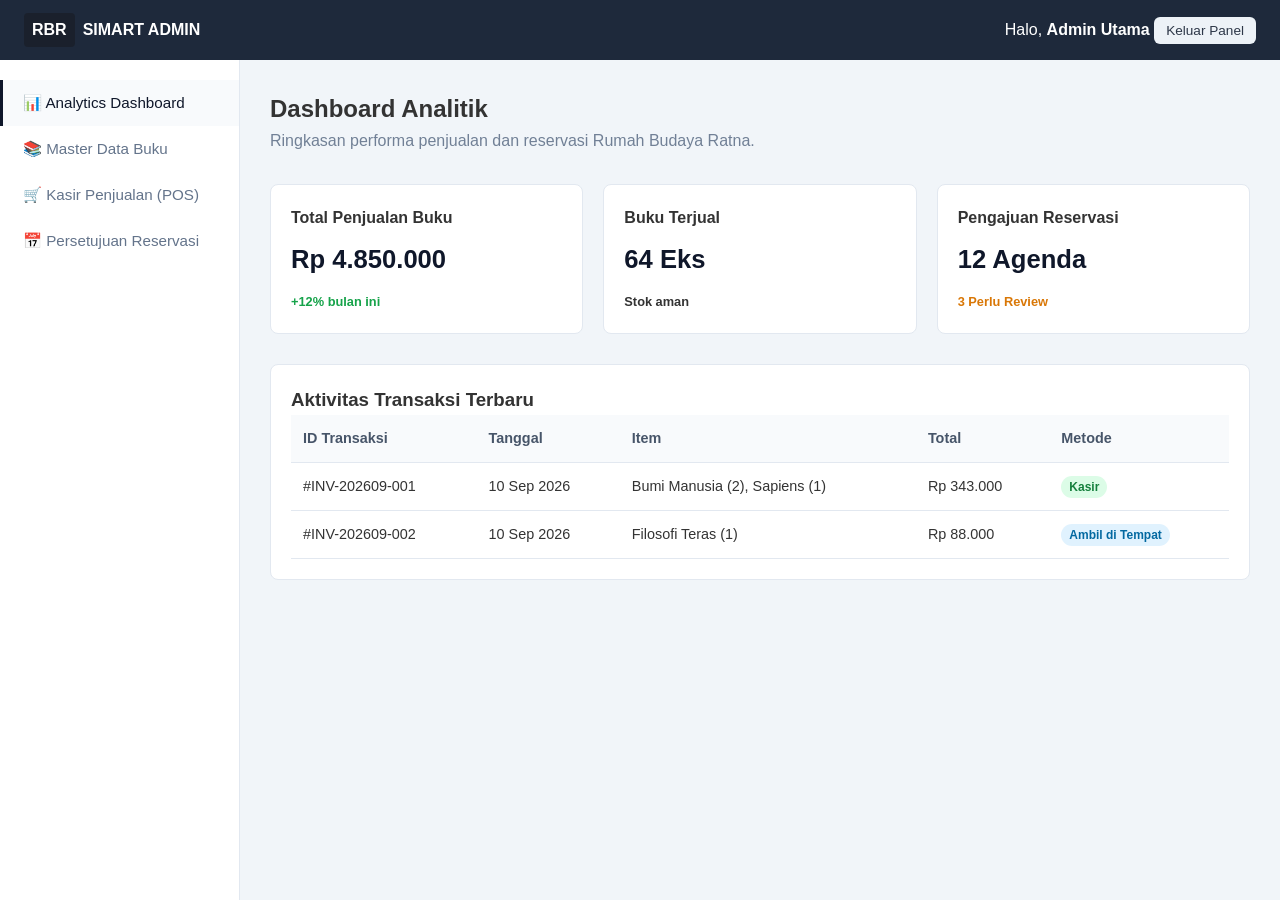
<file: admin.html>
<!DOCTYPE html>
<html lang="id">
<head>
    <meta charset="UTF-8">
    <meta name="viewport" content="width=device-width, initial-scale=1.0">
    <title>Admin Dashboard | SIMART RBR</title>
    <link rel="stylesheet" href="css/style.css">
</head>
<body class="admin-body">

    <!-- Top Admin Bar -->
    <header class="admin-topbar">
        <div class="logo">
            <span class="logo-badge">RBR</span>
            <span class="logo-text">SIMART ADMIN</span>
        </div>
        <div class="admin-user-info">
            <span>Halo, <strong>Admin Utama</strong></span>
            <a href="index.html" class="btn-sm btn-secondary">Keluar Panel</a>
        </div>
    </header>

    <div class="admin-container">
        <!-- Sidebar Navigation -->
        <aside class="admin-sidebar">
            <nav class="sidebar-menu">
                <button class="sidebar-btn active" data-tab="analytics">
                    📊 Analytics Dashboard
                </button>
                <button class="sidebar-btn" data-tab="buku">
                    📚 Master Data Buku
                </button>
                <button class="sidebar-btn" data-tab="pos">
                    🛒 Kasir Penjualan (POS)
                </button>
                <button class="sidebar-btn" data-tab="reservasi">
                    📅 Persetujuan Reservasi
                </button>
            </nav>
        </aside>

        <!-- Main Content Panel -->
        <main class="admin-content">

            <!-- TAB 1: DASHBOARD ANALYTICS -->
            <section id="tab-analytics" class="tab-content active">
                <h2>Dashboard Analitik</h2>
                <p class="subtitle">Ringkasan performa penjualan dan reservasi Rumah Budaya Ratna.</p>

                <div class="stats-grid">
                    <div class="stat-card">
                        <h4>Total Penjualan Buku</h4>
                        <p class="stat-number">Rp 4.850.000</p>
                        <span class="stat-trend positive">+12% bulan ini</span>
                    </div>
                    <div class="stat-card">
                        <h4>Buku Terjual</h4>
                        <p class="stat-number">64 Eks</p>
                        <span class="stat-trend neutral">Stok aman</span>
                    </div>
                    <div class="stat-card">
                        <h4>Pengajuan Reservasi</h4>
                        <p class="stat-number">12 Agenda</p>
                        <span class="stat-trend warning">3 Perlu Review</span>
                    </div>
                </div>

                <div class="admin-card margin-top-30">
                    <h3>Aktivitas Transaksi Terbaru</h3>
                    <table class="data-table margin-top-15">
                        <thead>
                            <tr>
                                <th>ID Transaksi</th>
                                <th>Tanggal</th>
                                <th>Item</th>
                                <th>Total</th>
                                <th>Metode</th>
                            </tr>
                        </thead>
                        <tbody>
                            <tr>
                                <td>#INV-202609-001</td>
                                <td>10 Sep 2026</td>
                                <td>Bumi Manusia (2), Sapiens (1)</td>
                                <td>Rp 343.000</td>
                                <td><span class="badge badge-success">Kasir</span></td>
                            </tr>
                            <tr>
                                <td>#INV-202609-002</td>
                                <td>10 Sep 2026</td>
                                <td>Filosofi Teras (1)</td>
                                <td>Rp 88.000</td>
                                <td><span class="badge badge-info">Ambil di Tempat</span></td>
                            </tr>
                        </tbody>
                    </table>
                </div>
            </section>

            <!-- TAB 2: MASTER DATA BUKU -->
            <section id="tab-buku" class="tab-content">
                <div class="section-header">
                    <div>
                        <h2>Kelola Master Data Buku</h2>
                        <p class="subtitle">Tambah, edit, atau hapus koleksi buku di toko.</p>
                    </div>
                    <button class="btn-primary" id="btn-add-book">+ Tambah Buku Baru</button>
                </div>

                <div class="admin-card">
                    <table class="data-table">
                        <thead>
                            <tr>
                                <th>Judul Buku</th>
                                <th>Penulis</th>
                                <th>Kategori</th>
                                <th>Harga</th>
                                <th>Stok</th>
                                <th>Kondisi</th>
                                <th>Aksi</th>
                            </tr>
                        </thead>
                        <tbody id="admin-book-list">
                            <tr>
                                <td><strong>Bumi Manusia</strong></td>
                                <td>Pramoedya Ananta Toer</td>
                                <td>Sastra</td>
                                <td>Rp 85.000</td>
                                <td>12</td>
                                <td><span class="badge">Baru</span></td>
                                <td>
                                    <button class="btn-sm btn-secondary">Edit</button>
                                    <button class="btn-sm btn-danger">Hapus</button>
                                </td>
                            </tr>
                            <tr>
                                <td><strong>Laskar Pelangi</strong></td>
                                <td>Andrea Hirata</td>
                                <td>Sastra</td>
                                <td>Rp 50.000</td>
                                <td>5</td>
                                <td><span class="badge">Bekas</span></td>
                                <td>
                                    <button class="btn-sm btn-secondary">Edit</button>
                                    <button class="btn-sm btn-danger">Hapus</button>
                                </td>
                            </tr>
                        </tbody>
                    </table>
                </div>
            </section>

            <!-- TAB 3: KASIR / POS (Sesuai Layout PDF Wireframe) -->
            <section id="tab-pos" class="tab-content">
                <h2>POS Terminal Kasir</h2>
                <p class="subtitle">Kelola pemesanan langsung dan cetak invoice transaksi.</p>

                <div class="pos-layout margin-top-15">
                    <!-- Sisi Kiri: Katalog Produk Kasir -->
                    <div class="pos-catalog">
                        <input type="text" class="search-input" placeholder="🔍 Scan barcode atau cari judul buku...">
                        <div class="pos-items-grid">
                            <div class="pos-item-card" onclick="addToCart('Bumi Manusia', 85000)">
                                <h4>Bumi Manusia</h4>
                                <p>Rp 85.000 | Stok: 12</p>
                            </div>
                            <div class="pos-item-card" onclick="addToCart('Laskar Pelangi', 50000)">
                                <h4>Laskar Pelangi</h4>
                                <p>Rp 50.000 | Stok: 5</p>
                            </div>
                            <div class="pos-item-card" onclick="addToCart('Sapiens', 95000)">
                                <h4>Sapiens</h4>
                                <p>Rp 95.000 | Stok: 8</p>
                            </div>
                            <div class="pos-item-card" onclick="addToCart('Filosofi Teras', 78000)">
                                <h4>Filosofi Teras</h4>
                                <p>Rp 78.000 | Stok: 15</p>
                            </div>
                        </div>
                    </div>

                    <!-- Sisi Kanan: Keranjang Transaksi -->
                    <div class="pos-cart-panel">
                        <h3>Keranjang Transaksi</h3>
                        <span class="invoice-no">INV-202609-001</span>

                        <div class="cart-table-wrapper margin-top-15">
                            <table class="cart-table">
                                <thead>
                                    <tr>
                                        <th>Buku</th>
                                        <th>Qty</th>
                                        <th>Subtotal</th>
                                    </tr>
                                </thead>
                                <tbody id="cart-items">
                                    <!-- Dynamic items -->
                                </tbody>
                            </table>
                        </div>

                        <div class="cart-summary margin-top-15">
                            <div class="summary-row">
                                <span>Total Bayar:</span>
                                <strong id="cart-total" class="total-price">Rp 0</strong>
                            </div>
                        </div>

                        <button class="btn-primary full-width margin-top-15 btn-large" onclick="processPayment()">
                            🖨️ Proses Transaksi & Cetak Invoice
                        </button>
                    </div>
                </div>
            </section>

            <!-- TAB 4: KELOLA JADWAL RESERVASI (ADMIN INPUT) -->
<!-- TAB 4: KELOLA JADWAL RESERVASI (ADMIN INPUT) -->
<section id="tab-reservasi" class="tab-content">
    <h2>Kelola Jadwal Reservasi Ruang</h2>
    <p class="subtitle">Input data ruangan dan tanggal yang telah disetujui melalui WhatsApp agar muncul di kalender publik.</p>

    <!-- Form Input Jadwal Tersewa -->
    <div class="admin-card margin-top-15">
        <h3>+ Input Jadwal Disetujui (via WA)</h3>
        <form id="form-admin-add-schedule" class="margin-top-15">
            <div class="form-group row-time">
                <div>
                    <label>Pilih Ruangan</label>
                    <select id="admin-ruangan" required>
                        <option value="Pendopo Utama">Pendopo Utama</option>
                        <option value="Ruang Diskusi & Lesehan">Ruang Diskusi & Lesehan</option>
                    </select>
                </div>
                <div>
                    <label>Tanggal Disetujui</label>
                    <input type="date" id="admin-tanggal" required>
                </div>
            </div>

            <!-- Input Waktu Bawaan Browser (Picker Time) -->
            <div class="form-group row-time">
                <div>
                    <label>Jam Mulai</label>
                    <input type="time" id="admin-jam-mulai" required>
                </div>
                <div>
                    <label>Jam Selesai</label>
                    <input type="time" id="admin-jam-selesai" required>
                </div>
            </div>

            <div class="form-group">
                <label>Nama Pemohon / Komunitas / Agenda</label>
                <input type="text" id="admin-pemohon" placeholder="Contoh: Komunitas Sastra Malang (Workshop Puisi)" required>
            </div>

            <button type="submit" class="btn-primary">+ Plot ke Kalender Web</button>
        </form>
    </div>

    <!-- Tabel Daftar Ruangan Terisi -->
    <div class="admin-card margin-top-30">
        <h3>Daftar Ruangan Terisi / Terjadwal</h3>
        <table class="data-table margin-top-15">
            <thead>
                <tr>
                    <th>Ruangan</th>
                    <th>Tanggal</th>
                    <th>Waktu (Mulai - Selesai)</th>
                    <th>Pemohon / Agenda</th>
                    <th>Aksi</th>
                </tr>
            </thead>
            <tbody id="admin-schedule-list">
                <tr>
                    <td><strong>Pendopo Utama</strong></td>
                    <td>2026-09-15</td>
                    <td>10:00 - 14:00 WIB</td>
                    <td>Komunitas Sastra Malang (Workshop Puisi)</td>
                    <td>
                        <button class="btn-sm btn-danger" onclick="this.closest('tr').remove()">Hapus Jadwal</button>
                    </td>
                </tr>
            </tbody>
        </table>
    </div>
</section>

        </main>
    </div>

    <script src="js/admin.js"></script>
</body>
</html>
</file>
<file: css/style.css>
* {
    margin: 0;
    padding: 0;
    box-sizing: border-box;
    font-family: 'Segoe UI', Tahoma, Geneva, Verdana, sans-serif;
}

html {
    scroll-behavior: smooth;
}

body {
    background-color: #f8f9fa;
    color: #333333;
    line-height: 1.6;
}

.container {
    width: 90%;
    max-width: 1200px;
    margin: 0 auto;
}

/* Navbar Sticky */
.navbar {
    background-color: #ffffff;
    border-bottom: 1px solid #e2e8f0;
    position: sticky;
    top: 0;
    z-index: 100;
}

.nav-container {
    display: flex;
    justify-content: space-between;
    align-items: center;
    height: 70px;
}

.logo {
    display: flex;
    align-items: center;
    gap: 8px;
    font-weight: bold;
}

.logo-badge {
    background-color: #1a202c;
    color: #ffffff;
    padding: 4px 8px;
    border-radius: 4px;
}

.nav-menu {
    display: flex;
    gap: 24px;
}

.nav-menu a {
    text-decoration: none;
    color: #4a5568;
    font-weight: 500;
}

.nav-menu a.active, .nav-menu a:hover {
    color: #000000;
}

.nav-auth {
    display: flex;
    gap: 12px;
}

/* Hero Section (Fullscreen) */
.hero {
    min-height: calc(100vh - 70px);
    display: flex;
    align-items: center;
    background-color: #ffffff;
    border-bottom: 1px solid #e2e8f0;
}

.hero-container {
    display: flex;
    align-items: center;
    gap: 40px;
    width: 100%;
}

.hero-content {
    flex: 1;
}

.hero-content h1 {
    font-size: 2.8rem;
    color: #1a202c;
    margin-bottom: 16px;
    line-height: 1.2;
}

.hero-content p {
    color: #718096;
    margin-bottom: 24px;
    font-size: 1.1rem;
}

.hero-buttons {
    display: flex;
    gap: 12px;
}

.hero-image {
    flex: 1;
}

.image-placeholder {
    background-color: #edf2f7;
    border: 2px dashed #cbd5e0;
    border-radius: 8px;
    height: 320px;
    display: flex;
    flex-direction: column;
    justify-content: center;
    align-items: center;
    color: #a0aec0;
    text-align: center;
    padding: 20px;
}

/* Section Umum */
.tentang-section, .katalog-preview, .ruang-section {
    padding: 80px 0;
}

/* Section Tentang Bu Ratna */
.tentang-section {
    background-color: #f7fafc;
    border-bottom: 1px solid #e2e8f0;
}

.tentang-container {
    display: flex;
    align-items: center;
    gap: 50px;
}

.tentang-image {
    flex: 1;
}

.profile-frame {
    background-color: #edf2f7;
    border: 2px dashed #cbd5e0;
    border-radius: 8px;
    height: 340px;
    display: flex;
    justify-content: center;
    align-items: center;
    color: #a0aec0;
}

.tentang-content {
    flex: 1.5;
}

.sub-title {
    font-size: 0.85rem;
    font-weight: bold;
    color: #718096;
    text-transform: uppercase;
}

.tentang-content h2 {
    font-size: 2rem;
    margin: 6px 0 16px 0;
}

/* Grid & Cards */
.section-header {
    display: flex;
    justify-content: space-between;
    align-items: flex-end;
    margin-bottom: 30px;
}

.book-grid {
    display: grid;
    grid-template-columns: repeat(auto-fill, minmax(220px, 1fr));
    gap: 20px;
}

.book-card {
    background-color: #ffffff;
    border: 1px solid #e2e8f0;
    border-radius: 8px;
    overflow: hidden;
}

.book-cover {
    background-color: #edf2f7;
    height: 180px;
    display: flex;
    justify-content: center;
    align-items: center;
    color: #a0aec0;
}

.book-info {
    padding: 16px;
}

.category-badge {
    font-size: 0.75rem;
    font-weight: bold;
    color: #a0aec0;
}

.book-footer {
    display: flex;
    justify-content: space-between;
    align-items: center;
    margin-top: 10px;
}

/* Ruang Section 2 Card */
.ruang-section {
    background-color: #ffffff;
    border-top: 1px solid #e2e8f0;
}

.ruang-grid-two {
    display: grid;
    grid-template-columns: repeat(2, 1fr);
    gap: 30px;
    margin-top: 30px;
}

.ruang-card {
    border: 1px solid #e2e8f0;
    border-radius: 8px;
    overflow: hidden;
}

.ruang-image {
    background-color: #edf2f7;
    height: 200px;
    display: flex;
    justify-content: center;
    align-items: center;
    color: #a0aec0;
}

.ruang-info {
    padding: 20px;
}

.capacity-tag {
    display: inline-block;
    background-color: #edf2f7;
    padding: 4px 10px;
    border-radius: 20px;
    font-size: 0.85rem;
    margin-bottom: 10px;
}

/* Buttons */
.btn-primary {
    background-color: #1a202c;
    color: #ffffff;
    padding: 10px 20px;
    border-radius: 6px;
    text-decoration: none;
    border: none;
    cursor: pointer;
    font-weight: 500;
}

.btn-secondary {
    background-color: #edf2f7;
    color: #2d3748;
    padding: 10px 20px;
    border-radius: 6px;
    text-decoration: none;
    border: none;
    cursor: pointer;
}

.btn-outline {
    border: 1px solid #cbd5e0;
    color: #2d3748;
    padding: 8px 16px;
    border-radius: 6px;
    text-decoration: none;
}

.btn-large {
    padding: 12px 32px;
    font-size: 1rem;
}

.btn-sm {
    padding: 6px 12px;
    font-size: 0.85rem;
}

.full-width {
    width: 100%;
}

.text-center { text-align: center; }
.margin-top-30 { margin-top: 30px; }

/* Page Form Content */
.page-content {
    padding: 50px 0;
}

.subtitle {
    color: #718096;
    margin-bottom: 30px;
}

.filter-panel {
    margin-bottom: 30px;
}

.search-input {
    width: 100%;
    padding: 12px;
    border: 1px solid #cbd5e0;
    border-radius: 6px;
    margin-bottom: 15px;
}

.filter-tags {
    display: flex;
    gap: 10px;
}

.tag {
    padding: 6px 16px;
    border: 1px solid #cbd5e0;
    border-radius: 20px;
    background: white;
    cursor: pointer;
}

.tag.active {
    background: #1a202c;
    color: white;
}

.reservation-form {
    max-width: 600px;
    background: white;
    padding: 30px;
    border-radius: 8px;
    border: 1px solid #e2e8f0;
}

.form-group {
    margin-bottom: 20px;
}

.form-group label {
    display: block;
    margin-bottom: 8px;
    font-weight: 500;
}

.form-group input, .form-group select, .form-group textarea {
    width: 100%;
    padding: 10px;
    border: 1px solid #cbd5e0;
    border-radius: 6px;
}

/* Modal Styling */
.modal-overlay {
    position: fixed;
    top: 0;
    left: 0;
    width: 100%;
    height: 100%;
    background: rgba(0,0,0,0.5);
    display: none;
    justify-content: center;
    align-items: center;
    z-index: 1000;
}

.modal-box {
    background: white;
    width: 90%;
    max-width: 400px;
    padding: 30px;
    border-radius: 8px;
    position: relative;
}

.modal-close {
    position: absolute;
    top: 15px;
    right: 15px;
    border: none;
    background: none;
    font-size: 1.5rem;
    cursor: pointer;
}

.modal-tabs {
    display: flex;
    border-bottom: 1px solid #e2e8f0;
    margin-bottom: 20px;
}

.tab-btn {
    flex: 1;
    padding: 10px;
    background: none;
    border: none;
    cursor: pointer;
    font-weight: bold;
    color: #718096;
}

.tab-btn.active {
    color: #1a202c;
    border-bottom: 2px solid #1a202c;
}

.auth-form {
    display: none;
}

.auth-form.active {
    display: block;
}

/* Footer */
.footer {
    background-color: #181d27;
    color: #94a3b8;
    padding-top: 32px;
    font-size: 0.85rem;
}

.footer-container {
    display: grid;
    grid-template-columns: 1.2fr 0.8fr 1.2fr 1.5fr;
    gap: 24px;
    padding-bottom: 24px;
    align-items: start;
}

.footer-col h3 {
    color: #ffffff;
    font-size: 1.1rem;
    margin-bottom: 10px;
}

.footer-col h4 {
    color: #ffffff;
    font-size: 0.95rem;
    margin-bottom: 10px;
}

.footer-col p {
    line-height: 1.4;
    margin-bottom: 6px;
}

.footer-col ul {
    list-style: none;
    padding: 0;
}

.footer-col ul li {
    margin-bottom: 6px;
}

.footer-col ul li a {
    color: #94a3b8;
    text-decoration: none;
    transition: color 0.2s;
}

.footer-col ul li a:hover {
    color: #ffffff;
}

/* Container khusus Maps */
.map-wrapper {
    width: 100%;
    height: 130px;
    border-radius: 6px;
    overflow: hidden;
    border: 1px solid #334155;
}

.map-wrapper iframe {
    width: 100%;
    height: 100%;
    border: 0;
}

.footer-bottom {
    border-top: 1px solid #28303f;
    text-align: center;
    padding: 12px 0;
    font-size: 0.75rem;
    color: #64748b;
}

/* Responsif untuk layar HP/Tablet */
@media (max-width: 900px) {
    .footer-container {
        grid-template-columns: 1fr 1fr;
    }
}

@media (max-width: 550px) {
    .footer-container {
        grid-template-columns: 1fr;
    }
}

/* Layout Reservasi (2 Kolom) */
.reservation-layout {
    display: grid;
    grid-template-columns: 1fr 1fr;
    gap: 30px;
    align-items: start;
}

/* Kalender Styling */
.calendar-card {
    background: #ffffff;
    border: 1px solid #e2e8f0;
    border-radius: 8px;
    padding: 20px;
}

.calendar-header {
    display: flex;
    justify-content: space-between;
    align-items: center;
    margin-bottom: 15px;
}

.calendar-weekdays, .calendar-days {
    display: grid;
    grid-template-columns: repeat(7, 1fr);
    text-align: center;
}

.calendar-weekdays span {
    font-weight: bold;
    font-size: 0.85rem;
    color: #718096;
    padding-bottom: 10px;
}

.calendar-days span {
    padding: 10px 0;
    font-size: 0.9rem;
    cursor: pointer;
    border-radius: 4px;
    margin: 2px;
}

.calendar-days span:hover {
    background-color: #edf2f7;
}

.calendar-days span.has-event {
    background-color: #feebc8;
    color: #c05621;
    font-weight: bold;
}

.calendar-days span.selected {
    background-color: #1a202c;
    color: #ffffff;
}

.calendar-legend {
    display: flex;
    gap: 15px;
    margin-top: 15px;
    font-size: 0.8rem;
}

.legend-item {
    display: flex;
    align-items: center;
    gap: 5px;
}

.dot {
    width: 10px;
    height: 10px;
    border-radius: 50%;
    display: inline-block;
}

.dot.available { background: #cbd5e0; }
.dot.booked { background: #dd6b20; }

.schedule-info-box {
    margin-top: 20px;
    background: #ffffff;
    border: 1px solid #e2e8f0;
    border-radius: 8px;
    padding: 15px;
}

.schedule-info-box h4 {
    margin-bottom: 8px;
    font-size: 0.95rem;
}

.schedule-info-box ul {
    padding-left: 18px;
    font-size: 0.85rem;
    color: #4a5568;
}

/* Form Tuning */
.form-section .reservation-form {
    max-width: 100%;
    width: 100%;
}

.row-time {
    display: grid;
    grid-template-columns: 1fr 1fr;
    gap: 10px;
}

/* Responsive Grid untuk Layar Kecil */
@media (max-width: 850px) {
    .reservation-layout {
        grid-template-columns: 1fr;
    }
}

/* User Profile Badge pada Header */
.user-profile {
    display: flex;
    align-items: center;
    gap: 10px;
    padding: 4px 12px 4px 4px;
    border: 1px solid #e2e8f0;
    border-radius: 25px;
    background-color: #ffffff;
    cursor: pointer;
    text-decoration: none; /* Menghilangkan garis bawah link */
    transition: background-color 0.2s, border-color 0.2s;
}

.user-profile:hover {
    background-color: #f7fafc;
    border-color: #cbd5e0;
}

.profile-avatar {
    width: 34px;
    height: 34px;
    border-radius: 50%;
    object-fit: cover;
    background-color: #cbd5e0;
}

.user-name {
    font-size: 0.88rem;
    font-weight: 600;
    color: #2d3748;
}

/* Layout Halaman Profil */
.profile-layout {
    display: grid;
    grid-template-columns: 280px 1fr;
    gap: 30px;
    align-items: start;
}

.profile-card {
    background: #ffffff;
    border: 1px solid #e2e8f0;
    border-radius: 8px;
    padding: 30px 20px;
}

.avatar-upload-wrapper {
    position: relative;
    width: 120px;
    height: 120px;
    margin: 0 auto 15px auto;
}

.avatar-large {
    width: 120px;
    height: 120px;
    border-radius: 50%;
    object-fit: cover;
    border: 3px solid #e2e8f0;
    background-color: #cbd5e0;
}

.btn-change-avatar {
    position: absolute;
    bottom: -5px;
    left: 50%;
    transform: translateX(-50%);
    font-size: 0.75rem;
    padding: 4px 10px;
    white-space: nowrap;
    border-radius: 15px;
    box-shadow: 0 2px 4px rgba(0,0,0,0.1);
}

.user-email-text {
    font-size: 0.85rem;
    color: #718096;
    margin-bottom: 12px;
}

.role-badge {
    display: inline-block;
    background-color: #edf2f7;
    color: #2d3748;
    padding: 4px 12px;
    border-radius: 20px;
    font-size: 0.75rem;
    font-weight: 600;
}

.form-divider {
    border: 0;
    border-top: 1px solid #e2e8f0;
    margin: 30px 0 20px 0;
}

.profile-actions {
    display: flex;
    gap: 12px;
    margin-top: 25px;
}

/* Responsif Layar HP */
@media (max-width: 768px) {
    .profile-layout {
        grid-template-columns: 1fr;
    }
}

/* Layout Admin Dashboard */
.admin-body {
    background-color: #f1f5f9;
}

.admin-topbar {
    background: #1e293b;
    color: #ffffff;
    height: 60px;
    padding: 0 24px;
    display: flex;
    justify-content: space-between;
    align-items: center;
}

.admin-container {
    display: flex;
    min-height: calc(100vh - 60px);
}

.admin-sidebar {
    width: 240px;
    background: #ffffff;
    border-right: 1px solid #e2e8f0;
    padding: 20px 0;
}

.sidebar-menu {
    display: flex;
    flex-direction: column;
}

.sidebar-btn {
    text-align: left;
    padding: 14px 20px;
    border: none;
    background: none;
    font-size: 0.95rem;
    font-weight: 500;
    color: #64748b;
    cursor: pointer;
    border-left: 3px solid transparent;
}

.sidebar-btn:hover, .sidebar-btn.active {
    background: #f8fafc;
    color: #0f172a;
    border-left-color: #0f172a;
}

.admin-content {
    flex: 1;
    padding: 30px;
}

.tab-content {
    display: none;
}

.tab-content.active {
    display: block;
}

.admin-card {
    background: #ffffff;
    border: 1px solid #e2e8f0;
    border-radius: 8px;
    padding: 20px;
}

/* Stats Cards */
.stats-grid {
    display: grid;
    grid-template-columns: repeat(auto-fit, minmax(220px, 1fr));
    gap: 20px;
    margin-top: 20px;
}

.stat-card {
    background: #ffffff;
    border: 1px solid #e2e8f0;
    border-radius: 8px;
    padding: 20px;
}

.stat-number {
    font-size: 1.6rem;
    font-weight: bold;
    color: #0f172a;
    margin: 8px 0;
}

.stat-trend {
    font-size: 0.8rem;
    font-weight: bold;
}
.stat-trend.positive { color: #16a34a; }
.stat-trend.warning { color: #d97706; }

/* Tables */
.data-table {
    width: 100%;
    border-collapse: collapse;
}

.data-table th, .data-table td {
    padding: 12px;
    border-bottom: 1px solid #e2e8f0;
    text-align: left;
    font-size: 0.9rem;
}

.data-table th {
    background: #f8fafc;
    color: #475569;
}

/* Badges */
.badge {
    padding: 4px 8px;
    border-radius: 12px;
    font-size: 0.75rem;
    font-weight: bold;
    background: #e2e8f0;
}
.badge-success { background: #dcfce7; color: #15803d; }
.badge-warning { background: #fef3c7; color: #b45309; }
.badge-info { background: #e0f2fe; color: #0369a1; }

.btn-danger {
    background: #ef4444;
    color: white;
    border: none;
    border-radius: 4px;
    cursor: pointer;
}

.btn-success {
    background: #22c55e;
    color: white;
    border: none;
    border-radius: 4px;
    cursor: pointer;
}

/* POS Terminal Layout */
.pos-layout {
    display: grid;
    grid-template-columns: 1fr 360px;
    gap: 20px;
}

.pos-items-grid {
    display: grid;
    grid-template-columns: repeat(auto-fill, minmax(180px, 1fr));
    gap: 15px;
    margin-top: 15px;
}

.pos-item-card {
    background: #ffffff;
    border: 1px solid #cbd5e1;
    border-radius: 6px;
    padding: 15px;
    cursor: pointer;
    transition: transform 0.1s;
}

.pos-item-card:hover {
    border-color: #0f172a;
    transform: translateY(-2px);
}

.pos-cart-panel {
    background: #ffffff;
    border: 1px solid #cbd5e1;
    border-radius: 8px;
    padding: 20px;
}

.cart-table {
    width: 100%;
    font-size: 0.85rem;
}

.cart-table th, .cart-table td {
    padding: 8px 0;
    border-bottom: 1px solid #f1f5f9;
}

.total-price {
    font-size: 1.4rem;
    color: #0f172a;
}
</file>
<file: public/css/admin.css>
:root {
  /* Primary / Accent Colors */
    --color-primary: #b85434;
    --color-primary-hover: #9c4327;
    --color-secondary: #c88142;
    --color-secondary-hover: #a66e2f;
    --color-accent-green: #596b58;
    --color-accent-green-hover: #485847;

    /* Neutral Backgrounds */
    --color-bg-main: #f5f3ee;
    --color-bg-card: #ffffff;
    --color-bg-muted: #ece7de;
    --color-bg-dark: #2b2623;
    --color-bg-sidebar: #ffffff;

    /* Text Colors */
    --color-text-main: #2b2623;
    --color-text-muted: #6b655f;
    --color-text-light: #f5f3ee;

    /* Status Badges & Accents */
    --color-badge-success-bg: #e1ebe2;
    --color-badge-success-text: #2f5332;
    --color-badge-warning-bg: #f7ebe1;
    --color-badge-warning-text: #925425;
    --color-badge-info-bg: #e2ecf5;
    --color-badge-info-text: #204d73;
    --color-badge-danger-bg: #f6e1dc;
    --color-badge-danger-text: #8a2f1b;

    /* Borders & Dividers */
    --color-border: #e2ddd3;
    --color-border-dark: #3e3733;
}

/* base */
* {
    margin: 0;
    padding: 0;
    box-sizing: border-box;
    font-family: 'Segoe UI', Tahoma, Geneva, Verdana, sans-serif;
}

html {
    scroll-behavior: smooth;
}

body.admin-body {
    background-color: var(--color-bg-main);
    color: var(--color-text-main);
    line-height: 1.6;
}

.subtitle {
    color: var(--color-text-muted);
    margin-bottom: 20px;
}

.margin-top-15 { margin-top: 15px; }
.margin-top-30 { margin-top: 30px; }
.full-width { width: 100%; }

[hidden] { display: none !important; }

/* topbar */
.admin-topbar {
    background: var(--color-bg-dark);
    color: var(--color-text-light);
    height: 60px;
    padding: 0 24px;
    display: flex;
    justify-content: space-between;
    align-items: center;
    border-bottom: 1px solid var(--color-border-dark);
}

.logo {
    display: flex;
    align-items: center;
    gap: 8px;
    font-weight: bold;
}

.logo-img {
    width: 34px;
    height: 34px;
}

.admin-container {
    display: flex;
    min-height: calc(100vh - 60px);
}

.admin-sidebar {
    width: 240px;
    background: var(--color-bg-sidebar);
    border-right: 1px solid var(--color-border);
    padding: 20px 0;
}

.sidebar-menu {
    display: flex;
    flex-direction: column;
}

.sidebar-btn {
    display: flex;
    justify-content: space-between;
    align-items: center;
    gap: 8px;
    text-align: left;
    padding: 14px 20px;
    border: none;
    background: none;
    font-size: 0.95rem;
    font-weight: 500;
    color: var(--color-text-muted);
    cursor: pointer;
    border-left: 3px solid transparent;
    transition: all 0.2s ease;
}

.sidebar-btn:hover, .sidebar-btn.active {
    background: var(--color-bg-main);
    color: var(--color-primary);
    border-left-color: var(--color-primary);
}

.nav-count {
    min-width: 22px;
    padding: 0 7px;
    border-radius: 11px;
    background: var(--color-primary);
    color: var(--color-text-light);
    font-size: 0.75rem;
    font-weight: bold;
    line-height: 22px;
    text-align: center;
}

/* contents / tab layout */
.admin-content {
    flex: 1;
    padding: 30px;
    min-width: 0;
}

.tab-content {
    display: none;
}

.tab-content.active {
    display: block;
}

.section-header {
    display: flex;
    justify-content: space-between;
    align-items: flex-end;
    margin-bottom: 20px;
}

/* cards / stats */
.admin-card {
    background: var(--color-bg-card);
    border: 1px solid var(--color-border);
    border-radius: 8px;
    padding: 20px;
}

.stats-grid {
    display: grid;
    grid-template-columns: repeat(auto-fit, minmax(220px, 1fr));
    gap: 20px;
    margin-top: 20px;
}

.stat-card {
    background: var(--color-bg-card);
    border: 1px solid var(--color-border);
    border-radius: 8px;
    padding: 20px;
}

.stat-number {
    font-size: 1.6rem;
    font-weight: bold;
    color: var(--color-text-main);
    margin: 8px 0;
}

.stat-trend {
    font-size: 0.8rem;
    font-weight: bold;
}
.stat-trend.positive { color: var(--color-accent-green); }
.stat-trend.neutral { color: var(--color-text-muted); }
.stat-trend.warning { color: var(--color-secondary); }

/* table / badge */
.data-table {
    width: 100%;
    border-collapse: collapse;
}

.data-table th, .data-table td {
    padding: 12px;
    border-bottom: 1px solid var(--color-border);
    text-align: left;
    font-size: 0.9rem;
}

.data-table th {
    background: var(--color-bg-main);
    color: var(--color-text-muted);
}

.badge {
    padding: 4px 8px;
    border-radius: 12px;
    font-size: 0.75rem;
    font-weight: bold;
    background: var(--color-bg-muted);
    color: var(--color-text-main);
    white-space: nowrap;
}

.badge-success {
    background: var(--color-badge-success-bg);
    color: var(--color-badge-success-text);
}

.badge-warning {
    background: var(--color-badge-warning-bg);
    color: var(--color-badge-warning-text);
}

.badge-info {
    background: var(--color-badge-info-bg);
    color: var(--color-badge-info-text);
}

.badge-danger {
    background: var(--color-badge-danger-bg);
    color: var(--color-badge-danger-text);
}

/* buttons / forms */
.btn-primary {
    background-color: var(--color-primary);
    color: var(--color-text-light);
    padding: 10px 20px;
    border-radius: 6px;
    text-decoration: none;
    border: none;
    cursor: pointer;
    font-weight: 500;
    transition: background-color 0.2s;
}

.btn-primary:hover {
    background-color: var(--color-primary-hover);
}

.btn-secondary {
    background-color: var(--color-bg-muted);
    color: var(--color-text-main);
    padding: 10px 20px;
    border-radius: 6px;
    text-decoration: none;
    border: none;
    cursor: pointer;
    transition: background-color 0.2s;
}

.btn-secondary:hover {
    background-color: var(--color-border);
}

.btn-danger {
    background: var(--color-secondary);
    color: var(--color-text-light);
    border: none;
    border-radius: 4px;
    padding: 6px 12px;
    cursor: pointer;
}

.btn-danger:hover {
    background: var(--color-secondary-hover);
}

.btn-large {
    padding: 12px 32px;
    font-size: 1rem;
}

.btn-sm {
    padding: 6px 12px;
    font-size: 0.85rem;
}

.form-group {
    margin-bottom: 20px;
}

.form-group label {
    display: block;
    margin-bottom: 8px;
    font-weight: 500;
}

.form-group input, .form-group select, .form-group textarea {
    width: 100%;
    padding: 10px;
    border: 1px solid var(--color-border);
    border-radius: 6px;
    background-color: var(--color-bg-card);
    color: var(--color-text-main);
}

.search-input {
    width: 100%;
    padding: 12px;
    border: 1px solid var(--color-border);
    border-radius: 6px;
    background-color: var(--color-bg-card);
}

.table-toolbar {
    display: flex;
    align-items: center;
    gap: 16px;
    margin-bottom: 16px;
}

.table-toolbar .search-input {
    flex: 1;
    max-width: 420px;
}

.table-count {
    margin-left: auto;
    font-size: 0.85rem;
    color: var(--color-text-muted);
    white-space: nowrap;
}

.data-table tbody tr:hover {
    background: var(--color-bg-main);
}

.stock-low {
    color: var(--color-badge-warning-text);
    font-weight: 600;
}

.stock-out {
    color: var(--color-badge-danger-text);
    font-weight: 600;
}

.row-time {
    display: grid;
    grid-template-columns: 1fr 1fr;
    gap: 10px;
}

/* ===================== POS KASIR ===================== */
.pos-session {
    display: flex;
    flex-direction: column;
    align-items: flex-end;
    margin-bottom: 20px;
    font-size: 0.85rem;
    line-height: 1.5;
    color: var(--color-text-muted);
}

.pos-session strong { color: var(--color-text-main); }

.pos-layout {
    display: grid;
    grid-template-columns: minmax(0, 1fr) 340px;
    gap: 20px;
    align-items: start;
}

/* katalog */
.pos-catalog-meta {
    margin-top: 16px;
    font-size: 0.82rem;
    color: var(--color-text-muted);
}

.pos-items-grid {
    display: grid;
    grid-template-columns: repeat(auto-fill, minmax(240px, 1fr));
    gap: 12px;
    margin-top: 12px;
}

.pos-item-card {
    display: flex;
    flex-direction: column;
    gap: 12px;
    padding: 14px;
    background: var(--color-bg-card);
    border: 1px solid var(--color-border);
    border-radius: 8px;
    cursor: pointer;
    transition: border-color 0.2s, transform 0.1s, box-shadow 0.2s;
}

.pos-item-card:hover {
    border-color: var(--color-primary);
    transform: translateY(-2px);
    box-shadow: 0 6px 16px rgba(43, 38, 35, 0.08);
}

.pos-item-card.in-cart {
    border-color: var(--color-primary);
    background: #fcf6f1;
}

.pos-item-card.out-of-stock {
    opacity: 0.5;
    cursor: not-allowed;
}

.pos-item-card.out-of-stock:hover {
    border-color: var(--color-border);
    transform: none;
    box-shadow: none;
}

.pos-item-main {
    display: flex;
    gap: 12px;
    align-items: flex-start;
}

.pos-item-info {
    min-width: 0;
}

.pos-item-info h4 {
    font-size: 0.98rem;
    line-height: 1.3;
}

.pos-item-author {
    font-size: 0.82rem;
    color: var(--color-text-muted);
}

.pos-item-tags {
    display: flex;
    align-items: center;
    gap: 8px;
    margin-top: 8px;
    font-size: 0.8rem;
}

.pos-stock {
    color: var(--color-text-muted);
}

.pos-stock.low {
    color: var(--color-badge-warning-text);
    font-weight: 600;
}

.pos-item-foot {
    display: flex;
    justify-content: space-between;
    align-items: center;
    gap: 8px;
    padding-top: 10px;
    border-top: 1px dashed var(--color-border);
    min-height: 40px;
}

.pos-item-price {
    font-weight: bold;
    font-size: 0.98rem;
}

.in-cart-tag,
.stock-pill {
    padding: 3px 10px;
    border-radius: 12px;
    font-size: 0.72rem;
    font-weight: bold;
    white-space: nowrap;
}

.in-cart-tag {
    background: var(--color-primary);
    color: var(--color-text-light);
}

.stock-pill.low {
    background: var(--color-badge-warning-bg);
    color: var(--color-badge-warning-text);
}

.stock-pill.empty {
    background: var(--color-badge-danger-bg);
    color: var(--color-badge-danger-text);
}

/* ikon buku (CSS only) */
.book-icon {
    --bk: var(--color-primary);
    position: relative;
    flex: none;
    width: 38px;
    height: 52px;
    border-radius: 3px 5px 5px 3px;
    background: var(--bk);
    box-shadow: inset 6px 0 0 rgba(0, 0, 0, 0.18);
}

.book-icon::before {
    content: "";
    position: absolute;
    top: 12px;
    left: 13px;
    right: 7px;
    height: 3px;
    border-radius: 2px;
    background: rgba(255, 255, 255, 0.6);
    box-shadow: 0 7px 0 rgba(255, 255, 255, 0.4);
}

.book-icon-sm {
    width: 26px;
    height: 36px;
    margin-top: 2px;
    box-shadow: inset 4px 0 0 rgba(0, 0, 0, 0.18);
}

.book-icon-sm::before {
    top: 8px;
    left: 9px;
    right: 5px;
    height: 2px;
    box-shadow: 0 5px 0 rgba(255, 255, 255, 0.4);
}

.bk-red   { --bk: #b85434; }
.bk-amber { --bk: #c88142; }
.bk-green { --bk: #596b58; }
.bk-brown { --bk: #6b4f3f; }
.bk-blue  { --bk: #3f6a8f; }

/* panel keranjang */
.pos-cart-panel {
    position: sticky;
    top: 20px;
    background: var(--color-bg-card);
    border: 1px solid var(--color-border);
    border-radius: 8px;
    padding: 20px;
}

.cart-head {
    display: flex;
    justify-content: space-between;
    align-items: flex-start;
    gap: 10px;
    padding-bottom: 14px;
}

.cart-head h3 {
    font-size: 1.1rem;
}

.invoice-no {
    display: inline-block;
    margin-top: 6px;
    padding: 2px 8px;
    border-radius: 4px;
    background: var(--color-bg-muted);
    font-family: Consolas, 'Courier New', monospace;
    font-size: 0.75rem;
    font-weight: bold;
}

.btn-clear {
    padding: 5px 12px;
    border: none;
    border-radius: 6px;
    background: var(--color-bg-muted);
    color: var(--color-text-main);
    font-size: 0.8rem;
    cursor: pointer;
}

.btn-clear:hover {
    background: var(--color-border);
}

.cart-list {
    display: flex;
    flex-direction: column;
    border-top: 1px solid var(--color-border);
}

.cart-item {
    display: grid;
    grid-template-columns: auto 1fr auto;
    gap: 12px;
    padding: 12px 0;
    border-bottom: 1px solid var(--color-border);
}

.cart-item-name {
    font-weight: 600;
    font-size: 0.95rem;
    line-height: 1.3;
}

.cart-item-meta {
    font-size: 0.78rem;
    color: var(--color-text-muted);
}

.cart-item-row {
    display: flex;
    align-items: center;
    justify-content: space-between;
    gap: 10px;
    margin-top: 8px;
}

.cart-item-sub {
    font-weight: bold;
    font-size: 0.92rem;
    white-space: nowrap;
}

.cart-item-remove {
    align-self: flex-start;
    border: none;
    background: none;
    color: var(--color-text-muted);
    font-size: 0.8rem;
    cursor: pointer;
}

.cart-item-remove:hover {
    color: var(--color-badge-danger-text);
}

.qty-stepper {
    display: inline-flex;
    align-items: center;
    border: 1px solid var(--color-border);
    border-radius: 6px;
    background: var(--color-bg-main);
    overflow: hidden;
}

.qty-stepper button {
    width: 28px;
    height: 28px;
    border: none;
    background: none;
    color: var(--color-text-main);
    font-size: 1rem;
    cursor: pointer;
}

.qty-stepper button:hover {
    background: var(--color-bg-muted);
}

.qty-stepper span {
    min-width: 30px;
    text-align: center;
    font-size: 0.9rem;
    font-weight: 600;
    background: var(--color-bg-card);
    line-height: 28px;
}

.cart-summary {
    padding: 14px 0 4px;
}

.summary-row {
    display: flex;
    justify-content: space-between;
    align-items: center;
    font-size: 0.9rem;
    padding: 3px 0;
}

.summary-row.summary-total {
    margin-top: 10px;
    padding-top: 12px;
    border-top: 1px solid var(--color-border);
    font-weight: 600;
}

.total-price {
    font-size: 1.6rem;
    color: var(--color-primary);
}

.cart-payment {
    margin-top: 14px;
}

.cart-label {
    display: block;
    margin-bottom: 8px;
    font-size: 0.85rem;
    color: var(--color-text-muted);
}

.pay-methods {
    display: grid;
    grid-template-columns: repeat(2, 1fr);
    gap: 8px;
}

.pay-method {
    padding: 10px 6px;
    border: 1px solid var(--color-border);
    border-radius: 6px;
    background: var(--color-bg-card);
    font-size: 0.88rem;
    color: var(--color-text-main);
    cursor: pointer;
    transition: all 0.2s;
}

.pay-method:hover {
    border-color: var(--color-primary);
}

.pay-method.active {
    border-color: var(--color-primary);
    background: var(--color-primary);
    color: var(--color-text-light);
    font-weight: 600;
}

.cash-box {
    margin-top: 12px;
    padding: 14px;
    border-radius: 8px;
    background: var(--color-bg-main);
}

.cash-box > label {
    display: block;
    margin-bottom: 6px;
    font-size: 0.88rem;
}

.cash-input {
    display: flex;
    border: 1px solid var(--color-border);
    border-radius: 6px;
    overflow: hidden;
    background: var(--color-bg-card);
}

.cash-prefix {
    padding: 9px 12px;
    background: var(--color-bg-muted);
    color: var(--color-text-muted);
    font-size: 0.9rem;
}

.cash-input input {
    flex: 1;
    min-width: 0;
    padding: 9px 12px;
    border: none;
    outline: none;
    text-align: right;
    font-size: 1rem;
    font-weight: 600;
    background: transparent;
    color: var(--color-text-main);
}

.cash-change {
    display: flex;
    justify-content: space-between;
    align-items: center;
    margin-top: 12px;
    font-size: 0.88rem;
    color: var(--color-text-muted);
}

.cash-change strong {
    font-size: 1.15rem;
    color: var(--color-badge-success-text);
}

.cart-actions {
    margin-top: 16px;
}

/* reservasi: ringkasan & filter */
.rsv-summary {
    display: grid;
    grid-template-columns: repeat(auto-fit, minmax(160px, 1fr));
    gap: 15px;
    margin-bottom: 20px;
}

.rsv-summary-item {
    background: var(--color-bg-card);
    border: 1px solid var(--color-border);
    border-radius: 8px;
    padding: 14px 18px;
    display: flex;
    flex-direction: column;
}

.rsv-summary-num {
    font-size: 1.6rem;
    font-weight: bold;
    line-height: 1.2;
}

.rsv-summary-label {
    font-size: 0.85rem;
    color: var(--color-text-muted);
}

.rsv-filters,
.period-filters {
    display: flex;
    flex-wrap: wrap;
    gap: 8px;
    margin-bottom: 20px;
}

.rsv-filter,
.period-filter {
    padding: 8px 16px;
    border: 1px solid var(--color-border);
    border-radius: 20px;
    background: var(--color-bg-card);
    color: var(--color-text-muted);
    font-size: 0.9rem;
    cursor: pointer;
    transition: all 0.2s;
}

.rsv-filter:hover,
.period-filter:hover {
    border-color: var(--color-primary);
    color: var(--color-primary);
}

.rsv-filter.active,
.period-filter.active {
    background: var(--color-primary);
    border-color: var(--color-primary);
    color: var(--color-text-light);
}

/* reservasi: kartu permintaan */
.rsv-list {
    display: flex;
    flex-direction: column;
    gap: 15px;
}

.rsv-card {
    background: var(--color-bg-card);
    border: 1px solid var(--color-border);
    border-left: 4px solid var(--color-secondary);
    border-radius: 8px;
    padding: 20px;
}

.rsv-card.rsv-approved { border-left-color: var(--color-accent-green); }
.rsv-card.rsv-rejected { border-left-color: var(--color-badge-danger-text); }

.rsv-card-head {
    display: flex;
    justify-content: space-between;
    align-items: flex-start;
    gap: 15px;
}

.rsv-card-head h3 {
    font-size: 1.1rem;
}

.rsv-by {
    color: var(--color-text-muted);
    font-size: 0.85rem;
}

.rsv-details {
    display: grid;
    grid-template-columns: repeat(auto-fit, minmax(170px, 1fr));
    gap: 12px 20px;
    margin-top: 15px;
    padding: 14px 16px;
    background: var(--color-bg-main);
    border-radius: 6px;
}

.rsv-details dt {
    font-size: 0.75rem;
    text-transform: uppercase;
    letter-spacing: 0.04em;
    color: var(--color-text-muted);
}

.rsv-details dd {
    font-size: 0.9rem;
    font-weight: 500;
}

.rsv-notes {
    margin-top: 12px;
    font-size: 0.9rem;
    color: var(--color-text-muted);
}

.rsv-warning {
    margin-top: 12px;
    padding: 10px 14px;
    border-radius: 6px;
    background: var(--color-badge-warning-bg);
    color: var(--color-badge-warning-text);
    font-size: 0.85rem;
}

.rsv-actions {
    display: flex;
    flex-wrap: wrap;
    justify-content: flex-end;
    gap: 8px;
    margin-top: 16px;
    padding-top: 14px;
    border-top: 1px solid var(--color-border);
}

.btn-approve {
    background: var(--color-accent-green);
    color: var(--color-text-light);
    border: none;
    border-radius: 6px;
    cursor: pointer;
    font-weight: 500;
    transition: background-color 0.2s;
}

.btn-approve:hover {
    background: var(--color-accent-green-hover);
}

.btn-outline-primary {
    border: 1px solid var(--color-primary);
    background: transparent;
    color: var(--color-primary);
}

.btn-outline-primary:hover {
    background: var(--color-bg-main);
}

.label-optional {
    font-weight: 400;
    color: var(--color-text-muted);
    font-size: 0.85rem;
}

.form-group textarea {
    resize: vertical;
}

/* popup (edit reservasi & tambah buku) */
.popup-overlay {
    position: fixed;
    inset: 0;
    z-index: 100;
    display: flex;
    align-items: center;
    justify-content: center;
    padding: 20px;
    background: rgba(43, 38, 35, 0.55);
}

.popup-box {
    width: 100%;
    max-width: 560px;
    max-height: 100%;
    overflow-y: auto;
    background: var(--color-bg-card);
    border-radius: 10px;
    padding: 24px;
}

.popup-header {
    display: flex;
    justify-content: space-between;
    align-items: center;
    margin-bottom: 20px;
}

.popup-close {
    border: none;
    background: none;
    font-size: 1.1rem;
    color: var(--color-text-muted);
    cursor: pointer;
}

.popup-close:hover {
    color: var(--color-text-main);
}

.popup-actions {
    display: flex;
    flex-wrap: wrap;
    justify-content: flex-end;
    gap: 8px;
}

/* responsive */
@media (max-width: 700px) {
    .pos-layout {
        grid-template-columns: 1fr;
    }

    .pos-cart-panel {
        position: static;
    }
}

@media (max-width: 850px) {
    .rsv-card-head {
        flex-direction: column;
    }

    .rsv-actions {
        justify-content: flex-start;
    }
}
</file>
